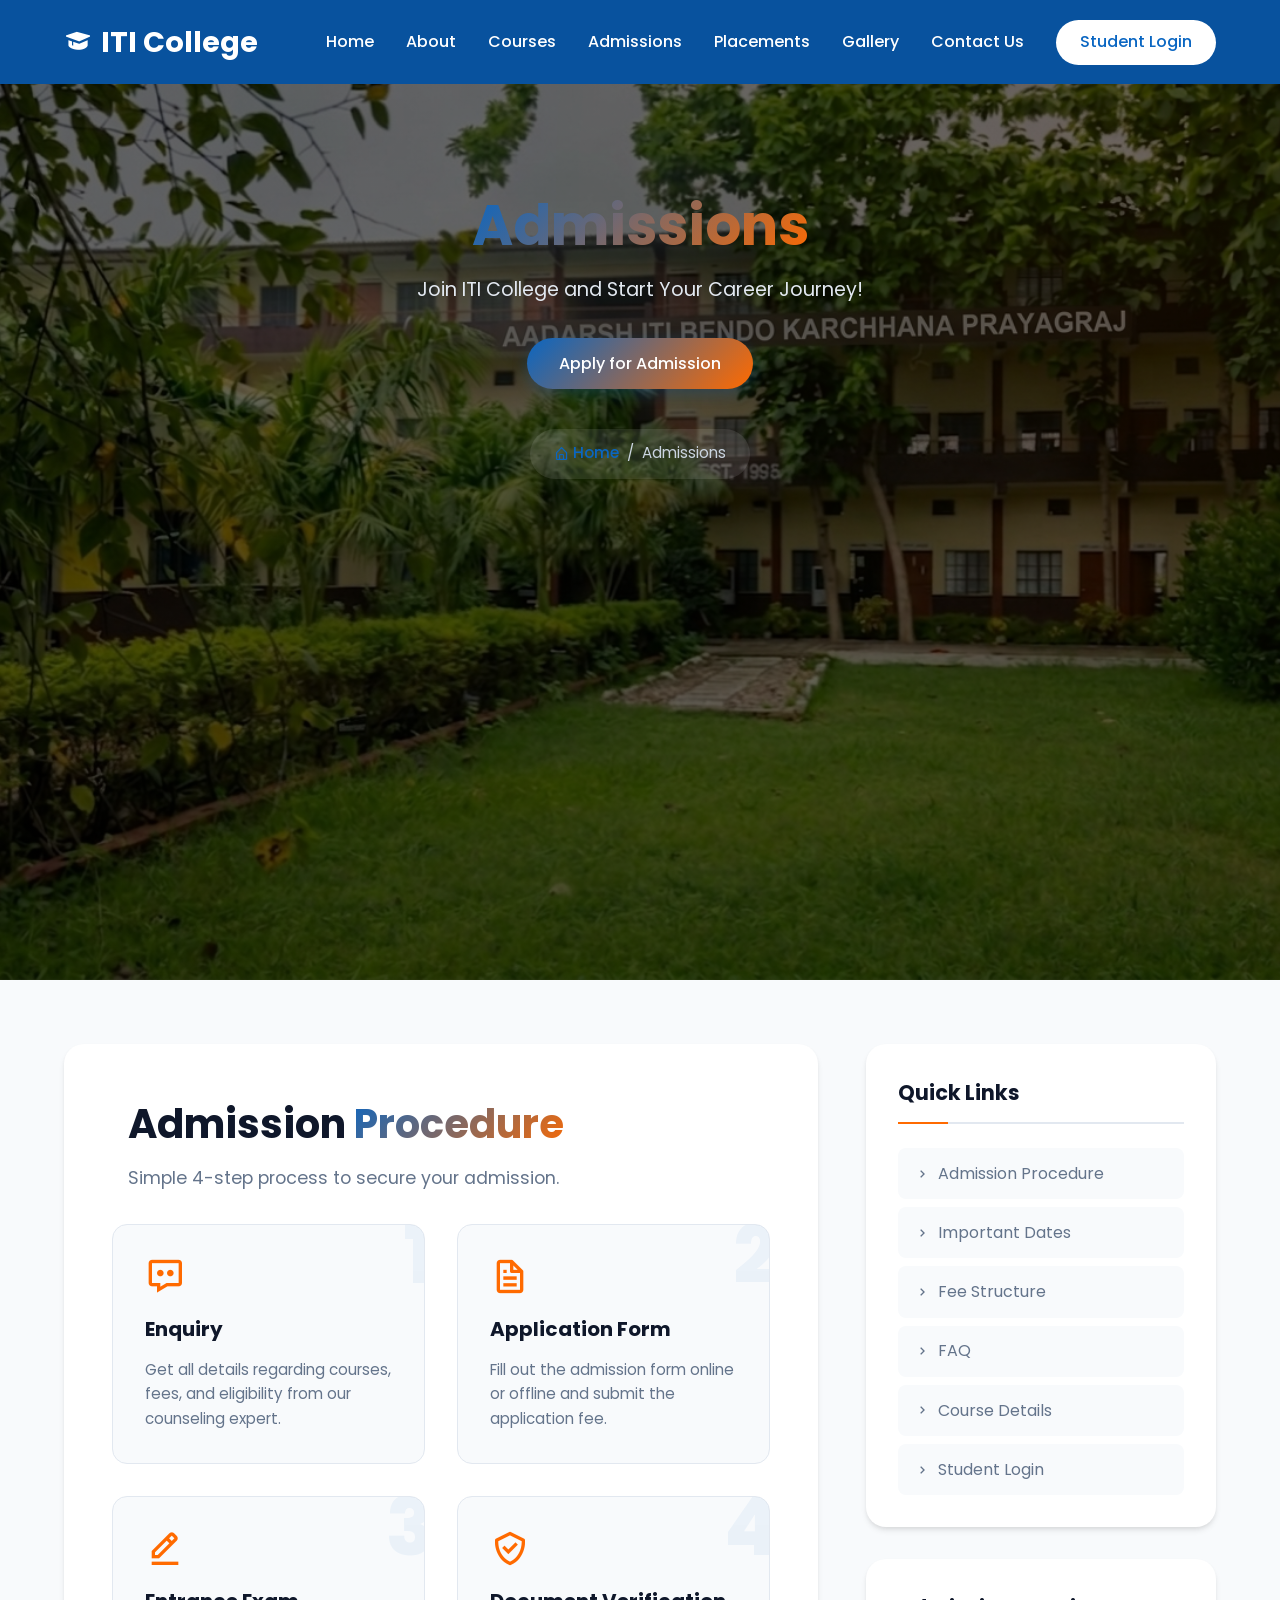
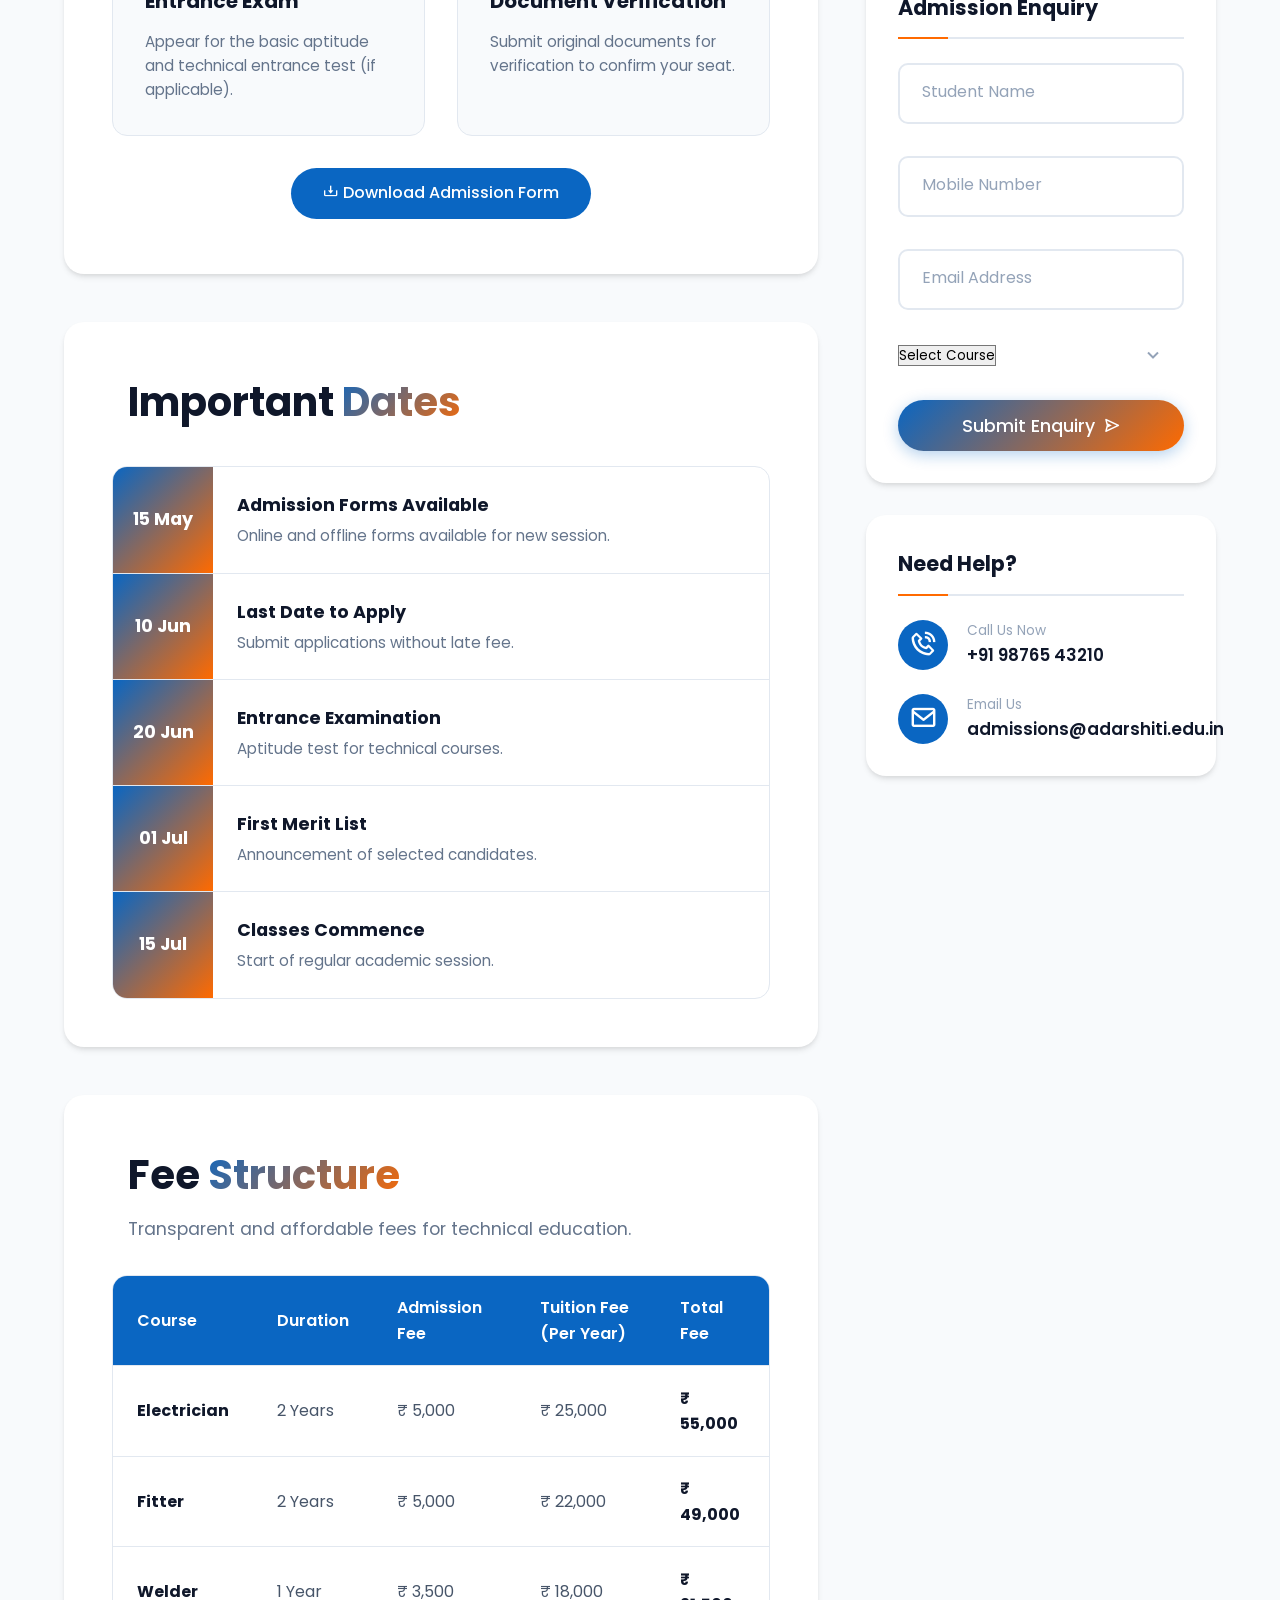
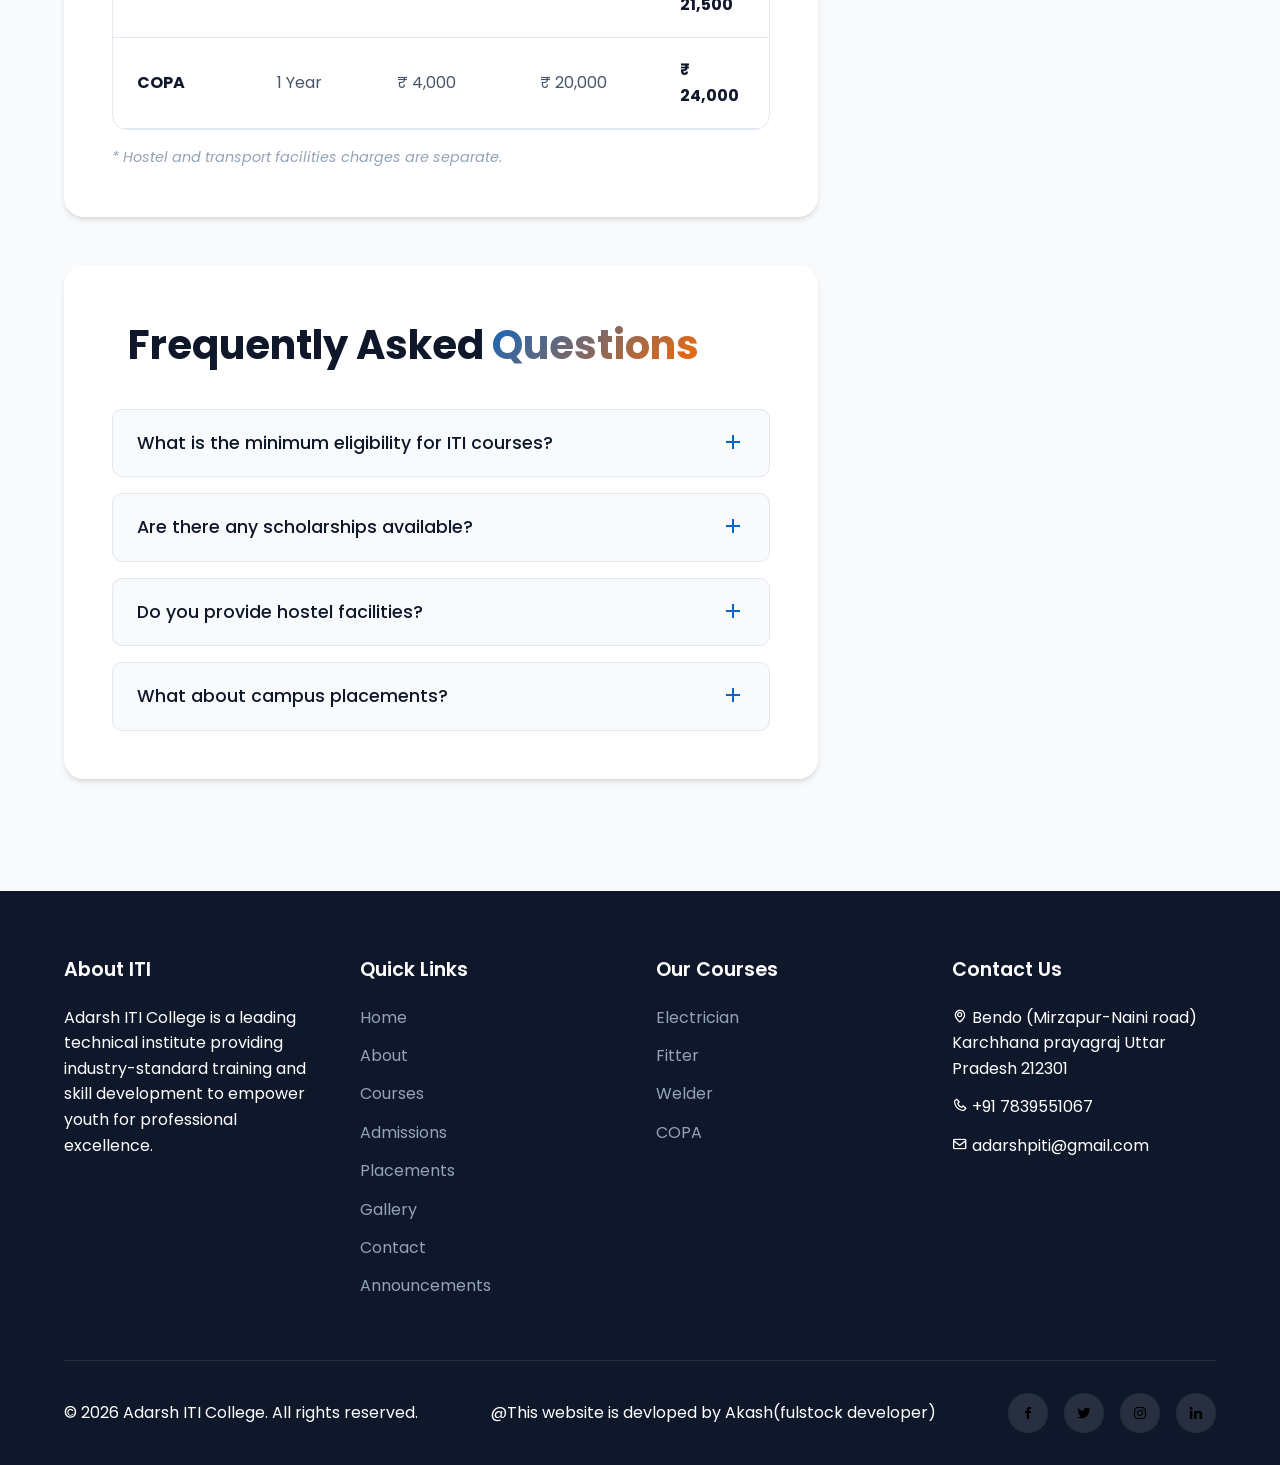
<file: admissions.html>
<!DOCTYPE html>
<html lang="en">
<head>
    <meta charset="UTF-8">
    <meta name="viewport" content="width=device-width, initial-scale=1.0">
    <title>Admissions - Adarsh ITI College</title>
    <meta name="description" content="Admission procedure, fee structure, and important dates for Adarsh ITI College.">
    <!-- Google Fonts -->
    <link href="https://fonts.googleapis.com/css2?family=Poppins:wght@300;400;500;600;700&display=swap" rel="stylesheet">
    <!-- CSS -->
    <link rel="stylesheet" href="style.css">
    <!-- Icons (Boxicons) -->
    <link href='https://unpkg.com/boxicons@2.1.4/css/boxicons.min.css' rel='stylesheet'>
</head>
<body>
    <!-- Navbar -->
    <header class="header" style="background-color: #08529e;">
        <a href="index.html" class="logo">
            <i class='bx bxs-graduation'></i> ITI College
        </a>
        <div class="menu-icon" id="menu-icon"><i class='bx bx-menu'></i></div>
        <nav class="navbar">
            <a href="index.html">Home</a>
            <a href="about.html">About </a>
            <a href="courses.html">Courses</a>
            <a href="admissions.html" class="active">Admissions</a>
            <a href="placements.html" >Placements</a>
            <a href="gallery.html">Gallery</a>
            <a href="contact.html">Contact Us</a>
            <a href="login frame.html" target="_blank" class="btn login-btn">Student Login</a>
        </nav>
    </header>

    <!-- Page Banner / Hero -->
    <section class="page-banner">
        <div class="banner-content fade-up">
            <h1><span class="gradient-text">Admissions</span></h1>
            <p>Join ITI College and Start Your Career Journey!</p>
            <a href="#apply" class="btn primary-btn btn-ripple">Apply for Admission</a>
            
            <!-- Breadcrumb -->
            <div class="breadcrumb">
                <a href="index.html"><i class='bx bx-home-alt'></i> Home</a>
                <span class="separator">/</span>
                <span class="current">Admissions</span>
            </div>
        </div>
    </section>

    <!-- Admissions Layout (Main Content + Sidebar) -->
    <section class="admissions-container">
        <div class="admissions-layout">
            
            <!-- Main Content -->
            <div class="admissions-main">
                
                <!-- Admission Procedure -->
                <div class="content-section" id="procedure">
                    <div class="section-title" style="text-align: left;">
                        <h2>Admission <span class="gradient-text">Procedure</span></h2>
                        <p>Simple 4-step process to secure your admission.</p>
                    </div>
                    
                    <div class="procedure-grid">
                        <div class="procedure-card tilt">
                            <div class="step-num">1</div>
                            <i class='bx bx-message-dots'></i>
                            <h3>Enquiry</h3>
                            <p>Get all details regarding courses, fees, and eligibility from our counseling expert.</p>
                        </div>
                        <div class="procedure-card tilt">
                            <div class="step-num">2</div>
                            <i class='bx bx-file'></i>
                            <h3>Application Form</h3>
                            <p>Fill out the admission form online or offline and submit the application fee.</p>
                        </div>
                        <div class="procedure-card tilt">
                            <div class="step-num">3</div>
                            <i class='bx bx-edit-alt'></i>
                            <h3>Entrance Exam</h3>
                            <p>Appear for the basic aptitude and technical entrance test (if applicable).</p>
                        </div>
                        <div class="procedure-card tilt">
                            <div class="step-num">4</div>
                            <i class='bx bx-check-shield'></i>
                            <h3>Document Verification</h3>
                            <p>Submit original documents for verification to confirm your seat.</p>
                        </div>
                    </div>
                    
                    <div class="action-btn-wrapper">
                        <a href="#" class="btn secondary-btn btn-ripple"><i class='bx bx-download'></i> Download Admission Form</a>
                    </div>
                </div>

                <!-- Important Dates -->
                <div class="content-section" id="dates">
                    <div class="section-title" style="text-align: left;">
                        <h2>Important <span class="gradient-text">Dates</span></h2>
                    </div>
                    
                    <div class="dates-list-box">
                        <ul class="dates-list">
                            <li>
                                <div class="date-badge">15 May</div>
                                <div class="date-info">
                                    <h4>Admission Forms Available</h4>
                                    <p>Online and offline forms available for new session.</p>
                                </div>
                            </li>
                            <li>
                                <div class="date-badge">10 Jun</div>
                                <div class="date-info">
                                    <h4>Last Date to Apply</h4>
                                    <p>Submit applications without late fee.</p>
                                </div>
                            </li>
                            <li>
                                <div class="date-badge">20 Jun</div>
                                <div class="date-info">
                                    <h4>Entrance Examination</h4>
                                    <p>Aptitude test for technical courses.</p>
                                </div>
                            </li>
                            <li>
                                <div class="date-badge">01 Jul</div>
                                <div class="date-info">
                                    <h4>First Merit List</h4>
                                    <p>Announcement of selected candidates.</p>
                                </div>
                            </li>
                            <li>
                                <div class="date-badge">15 Jul</div>
                                <div class="date-info">
                                    <h4>Classes Commence</h4>
                                    <p>Start of regular academic session.</p>
                                </div>
                            </li>
                        </ul>
                    </div>
                </div>

                <!-- Fee Structure -->
                <div class="content-section" id="fees">
                    <div class="section-title" style="text-align: left;">
                        <h2>Fee <span class="gradient-text">Structure</span></h2>
                        <p>Transparent and affordable fees for technical education.</p>
                    </div>
                    
                    <div class="fee-table-wrapper">
                        <table class="fee-table">
                            <thead>
                                <tr>
                                    <th>Course</th>
                                    <th>Duration</th>
                                    <th>Admission Fee</th>
                                    <th>Tuition Fee (Per Year)</th>
                                    <th>Total Fee</th>
                                </tr>
                            </thead>
                            <tbody>
                                <tr>
                                    <td><strong>Electrician</strong></td>
                                    <td>2 Years</td>
                                    <td>₹ 5,000</td>
                                    <td>₹ 25,000</td>
                                    <td><strong>₹ 55,000</strong></td>
                                </tr>
                                <tr>
                                    <td><strong>Fitter</strong></td>
                                    <td>2 Years</td>
                                    <td>₹ 5,000</td>
                                    <td>₹ 22,000</td>
                                    <td><strong>₹ 49,000</strong></td>
                                </tr>
                                <tr>
                                    <td><strong>Welder</strong></td>
                                    <td>1 Year</td>
                                    <td>₹ 3,500</td>
                                    <td>₹ 18,000</td>
                                    <td><strong>₹ 21,500</strong></td>
                                </tr>
                                <tr>
                                    <td><strong>COPA</strong></td>
                                    <td>1 Year</td>
                                    <td>₹ 4,000</td>
                                    <td>₹ 20,000</td>
                                    <td><strong>₹ 24,000</strong></td>
                                </tr>
                            </tbody>
                        </table>
                    </div>
                    <p class="fee-note">* Hostel and transport facilities charges are separate.</p>
                </div>

                <!-- FAQ Section -->
                <div class="content-section" id="faq">
                    <div class="section-title" style="text-align: left;">
                        <h2>Frequently Asked <span class="gradient-text">Questions</span></h2>
                    </div>
                    
                    <div class="faq-accordion">
                        <div class="faq-item">
                            <div class="faq-question">
                                <h3>What is the minimum eligibility for ITI courses?</h3>
                                <i class='bx bx-plus'></i>
                            </div>
                            <div class="faq-answer">
                                <p>The minimum eligibility for most ITI courses like Fitter, Electrician, and Welder is passing the 10th standard board examination with Mathematics and Science. Some courses may allow 8th pass candidates.</p>
                            </div>
                        </div>
                        <div class="faq-item">
                            <div class="faq-question">
                                <h3>Are there any scholarships available?</h3>
                                <i class='bx bx-plus'></i>
                            </div>
                            <div class="faq-answer">
                                <p>Yes, we offer scholarships based on merit and financial need. State government scholarships for SC/ST/OBC and minority students are also applicable as per government norms.</p>
                            </div>
                        </div>
                        <div class="faq-item">
                            <div class="faq-question">
                                <h3>Do you provide hostel facilities?</h3>
                                <i class='bx bx-plus'></i>
                            </div>
                            <div class="faq-answer">
                                <p>Yes, we have separate hostel facilities for boys and girls with 24/7 security, WiFi, and mess facilities. Limited seats are available on a first-come, first-served basis.</p>
                            </div>
                        </div>
                        <div class="faq-item">
                            <div class="faq-question">
                                <h3>What about campus placements?</h3>
                                <i class='bx bx-plus'></i>
                            </div>
                            <div class="faq-answer">
                                <p>We offer 100% placement assistance. Our dedicated placement cell organizes campus drives with top manufacturing and tech companies like Tata Motors, Maruti Suzuki, L&T, and Siemens.</p>
                            </div>
                        </div>
                    </div>
                </div>

            </div>

            <!-- Sidebar -->
            <div class="admissions-sidebar">
                
                <!-- Quick Links -->
                <div class="sidebar-widget quick-links">
                    <h3>Quick Links</h3>
                    <ul>
                        <li><a href="#procedure"><i class='bx bx-chevron-right'></i> Admission Procedure</a></li>
                        <li><a href="#dates"><i class='bx bx-chevron-right'></i> Important Dates</a></li>
                        <li><a href="#fees"><i class='bx bx-chevron-right'></i> Fee Structure</a></li>
                        <li><a href="#faq"><i class='bx bx-chevron-right'></i> FAQ</a></li>
                        <li><a href="index.html#courses"><i class='bx bx-chevron-right'></i> Course Details</a></li>
                        <li><a href="login frame.html"><i class='bx bx-chevron-right'></i> Student Login</a></li>
                    </ul>
                </div>

                <!-- Enquiry Form -->
                <div class="sidebar-widget enquiry-widget" id="apply">
                    <h3>Admission Enquiry</h3>
                    <form id="enquiryForm" class="sidebar-form">
                        <div class="input-group">
                            <input type="text" id="enq-name" placeholder=" " required class="neon-input">
                            <label for="enq-name">Student Name</label>
                        </div>
                        <div class="input-group">
                            <input type="tel" id="enq-phone" placeholder=" " required class="neon-input">
                            <label for="enq-phone">Mobile Number</label>
                        </div>
                        <div class="input-group">
                            <input type="email" id="enq-email" placeholder=" " required class="neon-input">
                            <label for="enq-email">Email Address</label>
                        </div>
                        <div class="input-group select-group">
                            <select id="enq-course" required class="neon-input">
                                <option value="" disabled selected>Select Course</option>
                                <option value="electrician">Electrician</option>
                                <option value="fitter">Fitter</option>
                                <option value="welder">Welder</option>
                                <option value="copa">COPA</option>
                            </select>
                            <i class='bx bx-chevron-down select-icon'></i>
                        </div>
                        <button type="submit" class="btn primary-btn submit-btn btn-ripple" style="padding: 0.8rem 1rem;">Submit Enquiry <i class='bx bx-send'></i></button>
                        <div class="success-message" id="enqSuccessMsg" style="display: none; color: #28a745; margin-top: 10px; font-weight: 500; font-size: 0.9rem;">
                            Enquiry submitted successfully!
                        </div>
                    </form>
                </div>

                <!-- Contact Info Widget -->
                <div class="sidebar-widget contact-widget">
                    <h3>Need Help?</h3>
                    <div class="contact-item">
                        <i class='bx bx-phone-call'></i>
                        <div>
                            <span>Call Us Now</span>
                            <p>+91 98765 43210</p>
                        </div>
                    </div>
                    <div class="contact-item">
                        <i class='bx bx-envelope'></i>
                        <div>
                            <span>Email Us</span>
                            <p>admissions@adarshiti.edu.in</p>
                        </div>
                    </div>
                </div>

            </div>
        </div>
    </section>

    <!-- Footer -->
    <!-- Footer -->
    <footer class="footer">
        <div class="footer-grid">
            <div class="footer-column">
                <h3>About ITI</h3>
                <p>Adarsh ITI College is a leading technical institute providing industry-standard training and skill development to empower youth for professional excellence.</p>
            </div>
            <div class="footer-column">
                <h3>Quick Links</h3>
                <ul>
                    <li><a href="index.html">Home</a></li>
                    <li><a href="about.html">About</a></li>
                    <li><a href="courses.html">Courses</a></li>
                    <li><a href="admissions.html">Admissions</a></li>
                    <li><a href="placements.html">Placements</a></li>
                    <li><a href="gallery.html">Gallery</a></li>
                    <li><a href="contact.html">Contact</a></li>
                    <li><a href="announcement.html">Announcements</a></li>
                </ul>
            </div>
            <div class="footer-column">
                <h3>Our Courses</h3>
                <ul>
                    <li><a href="courses.html">Electrician</a></li>
                    <li><a href="courses.html">Fitter</a></li>
                    <li><a href="courses.html">Welder</a></li>
                    <li><a href="courses.html">COPA</a></li>
                </ul>
            </div>
            <div class="footer-column">
                <h3>Contact Us</h3>
                 <ul class="footer-contact-info">
                      <li><i class='bx bx-map'></i> Bendo (Mirzapur-Naini road) Karchhana prayagraj Uttar Pradesh 212301</li>
                      <li><i class='bx bx-phone'></i> +91 7839551067</li>
                      <li><i class='bx bx-envelope'></i> adarshpiti@gmail.com</li>
                </ul>
            </div>
        </div>
        <hr style="border: 0; border-top: 1px solid rgba(255,255,255,0.1); margin-bottom: 2rem;">
        <div class="footer-bottom">
            <p>&copy; 2026 Adarsh ITI College. All rights reserved.</p>
                <p>@This website is devloped by Akash(fulstock developer) </p>
            <div class="social-links">
                <a href="#"><i class='bx bxl-facebook'></i></a>
                <a href="#"><i class='bx bxl-twitter'></i></a>
                <a href="#"><i class='bx bxl-instagram'></i></a>
                <a href="#"><i class='bx bxl-linkedin'></i></a>
            </div>
        </div>
    </footer>

    <!-- JS -->
    <script src="script.js"></script>
    <script>
        // Additional Script for FAQ Accordion
        document.addEventListener('DOMContentLoaded', () => {
            const faqItems = document.querySelectorAll('.faq-item');
            
            faqItems.forEach(item => {
                const question = item.querySelector('.faq-question');
                question.addEventListener('click', () => {
                    const isActive = item.classList.contains('active');
                    
                    // Close all other items
                    faqItems.forEach(otherItem => {
                        otherItem.classList.remove('active');
                        // Reset icon
                        const icon = otherItem.querySelector('i');
                        icon.classList.replace('bx-minus', 'bx-plus');
                    });
                    
                    // Toggle current item
                    if (!isActive) {
                        item.classList.add('active');
                        const icon = item.querySelector('i');
                        icon.classList.replace('bx-plus', 'bx-minus');
                    }
                });
            });

            // Enquiry Form Submit logic
            const enquiryForm = document.getElementById('enquiryForm');
            if (enquiryForm) {
                enquiryForm.addEventListener('submit', function(e) {
                    e.preventDefault();
                    document.getElementById('enqSuccessMsg').style.display = 'block';
                    enquiryForm.reset();
                    setTimeout(() => {
                        document.getElementById('enqSuccessMsg').style.display = 'none';
                    }, 4000);
                });
            }
        });
    </script>
</body>
</html>
</file>
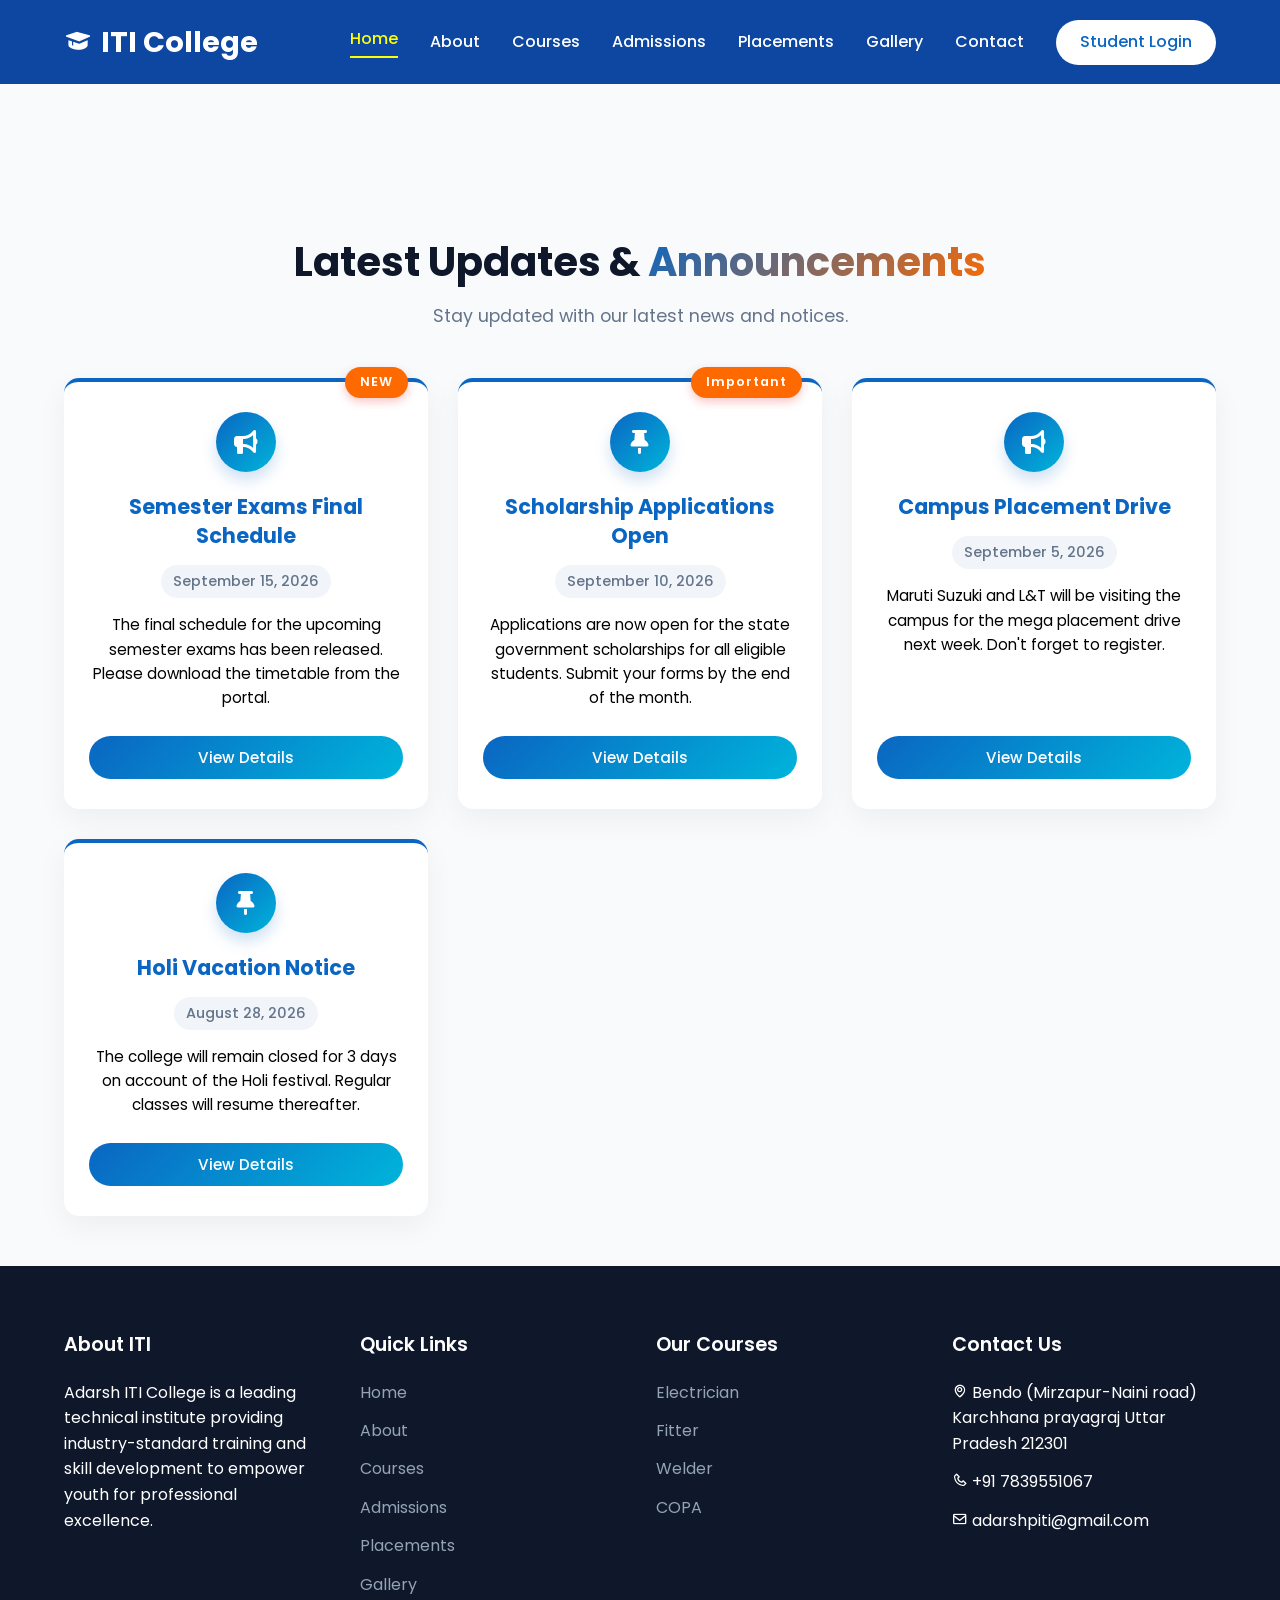
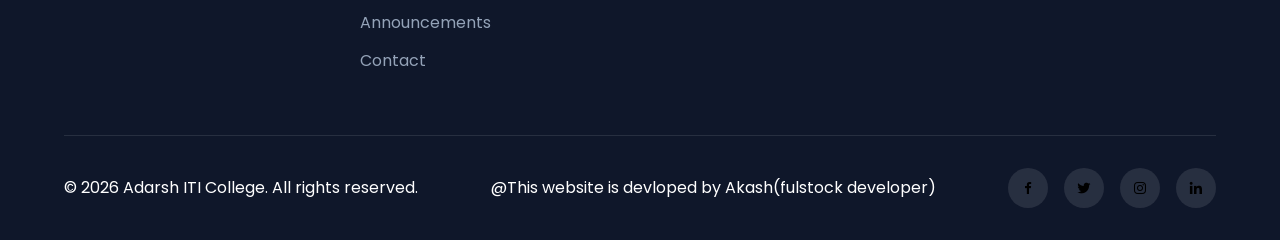
<file: announcement.html>
<!DOCTYPE html>
<html lang="en">

<head>
    <meta charset="UTF-8">
    <meta name="viewport" content="width=device-width, initial-scale=1.0">
    <title>Announcements | ITI College</title>
    <!-- Google Fonts -->
    <link href="https://fonts.googleapis.com/css2?family=Poppins:wght@300;400;500;600;700&display=swap"
        rel="stylesheet">
    <!-- Boxicons -->
    <link href='https://unpkg.com/boxicons@2.1.4/css/boxicons.min.css' rel='stylesheet'>
    <!-- Font Awesome -->
    <link rel="stylesheet" href="https://cdnjs.cloudflare.com/ajax/libs/font-awesome/6.5.0/css/all.min.css">
    <!-- CSS -->
    <link rel="stylesheet" href="style.css">
    <script src="script.js" defer></script>
</head>

<body>
    <!-- Navbar -->
    <header class="header">
        <a href="index.html" class="logo">
            <i class='bx bxs-graduation'></i> ITI College
        </a>
        <div class="menu-icon" id="menu-icon"><i class='bx bx-menu'></i></div>
        <nav class="navbar">
            <a href="index.html" class="nav-link">Home</a>
            <a href="about.html" class="nav-link">About</a>
            <a href="courses.html" class="nav-link">Courses</a>
            <a href="admissions.html" class="nav-link">Admissions</a>
            <a href="placements.html" class="nav-link">Placements</a>
            <a href="gallery.html" class="nav-link">Gallery</a>
            <a href="contact.html" class="nav-link">Contact</a>
            <a href="login frame.html" target="_blank" class="btn login-btn">Student Login</a>
        </nav>
    </header>

    <!-- Announcement Section -->
    <section class="announcements-page">
        <div class="section-title">
            <h2>Latest Updates &amp; <span class="gradient-text">Announcements</span></h2>
            <p>Stay updated with our latest news and notices.</p>
        </div>

        <div class="ann-container">
            <!-- Card 1 -->
            <div class="ann-card">
                <div class="ann-badge">NEW</div>
                <div class="ann-icon"><i class="fa-solid fa-bullhorn"></i></div>
                <h3>Semester Exams Final Schedule</h3>
                <span class="ann-date">September 15, 2026</span>
                <p>The final schedule for the upcoming semester exams has been released. Please download the timetable
                    from the portal.</p>
                <button class="ann-btn">View Details</button>
            </div>

            <!-- Card 2 -->
            <div class="ann-card">
                <div class="ann-badge">Important</div>
                <div class="ann-icon"><i class="fa-solid fa-thumbtack"></i></div>
                <h3>Scholarship Applications Open</h3>
                <span class="ann-date">September 10, 2026</span>
                <p>Applications are now open for the state government scholarships for all eligible students. Submit
                    your forms by the end of the month.</p>
                <button class="ann-btn">View Details</button>
            </div>

            <!-- Card 3 -->
            <div class="ann-card">
                <div class="ann-icon"><i class="fa-solid fa-bullhorn"></i></div>
                <h3>Campus Placement Drive</h3>
                <span class="ann-date">September 5, 2026</span>
                <p>Maruti Suzuki and L&T will be visiting the campus for the mega placement drive next week. Don't
                    forget to register.</p>
                <button class="ann-btn">View Details</button>
            </div>

            <!-- Card 4 -->
            <div class="ann-card">
                <div class="ann-icon"><i class="fa-solid fa-thumbtack"></i></div>
                <h3>Holi Vacation Notice</h3>
                <span class="ann-date">August 28, 2026</span>
                <p>The college will remain closed for 3 days on account of the Holi festival. Regular classes will
                    resume thereafter.</p>
                <button class="ann-btn">View Details</button>
            </div>
        </div>
    </section>

    <!-- Footer -->
    <footer class="footer">
        <div class="footer-grid">
            <div class="footer-column">
                <h3>About ITI</h3>
                <p>Adarsh ITI College is a leading technical institute providing industry-standard training and skill
                    development to empower youth for professional excellence.</p>
            </div>
            <div class="footer-column">
                <h3>Quick Links</h3>
                <ul>
                    <li><a href="index.html">Home</a></li>
                    <li><a href="about.html">About</a></li>
                    <li><a href="courses.html">Courses</a></li>
                    <li><a href="admissions.html">Admissions</a></li>
                    <li><a href="placements.html">Placements</a></li>
                    <li><a href="gallery.html">Gallery</a></li>
                  <li><a href="announcement.html">Announcements</a></li>
                    <li><a href="contact.html">Contact</a></li>
                </ul>
            </div>
            <div class="footer-column">
                <h3>Our Courses</h3>
                <ul>
                    <li><a href="courses.html">Electrician</a></li>
                    <li><a href="courses.html">Fitter</a></li>
                    <li><a href="courses.html">Welder</a></li>
                    <li><a href="courses.html">COPA</a></li>
                </ul>
            </div>
            <div class="footer-column">
                <h3>Contact Us</h3>
                <ul class="footer-contact-info">
                    <li><i class='bx bx-map'></i> Bendo (Mirzapur-Naini road) Karchhana prayagraj Uttar Pradesh 212301
                    </li>
                    <li><i class='bx bx-phone'></i> +91 7839551067</li>
                    <li><i class='bx bx-envelope'></i> adarshpiti@gmail.com</li>
                </ul>
            </div>
        </div>
        <hr style="border: 0; border-top: 1px solid rgba(255,255,255,0.1); margin-bottom: 2rem;">
        <div class="footer-bottom">
            <p>&copy; 2026 Adarsh ITI College. All rights reserved.</p>
            <p>@This website is devloped by Akash(fulstock developer) </p>

            <div class="social-links">
                <a href="#"><i class='bx bxl-facebook'></i></a>
                <a href="#"><i class='bx bxl-twitter'></i></a>
                <a href="#"><i class='bx bxl-instagram'></i></a>
                <a href="#"><i class='bx bxl-linkedin'></i></a>
            </div>
        </div>
    </footer>
</body>

</html>
</file>
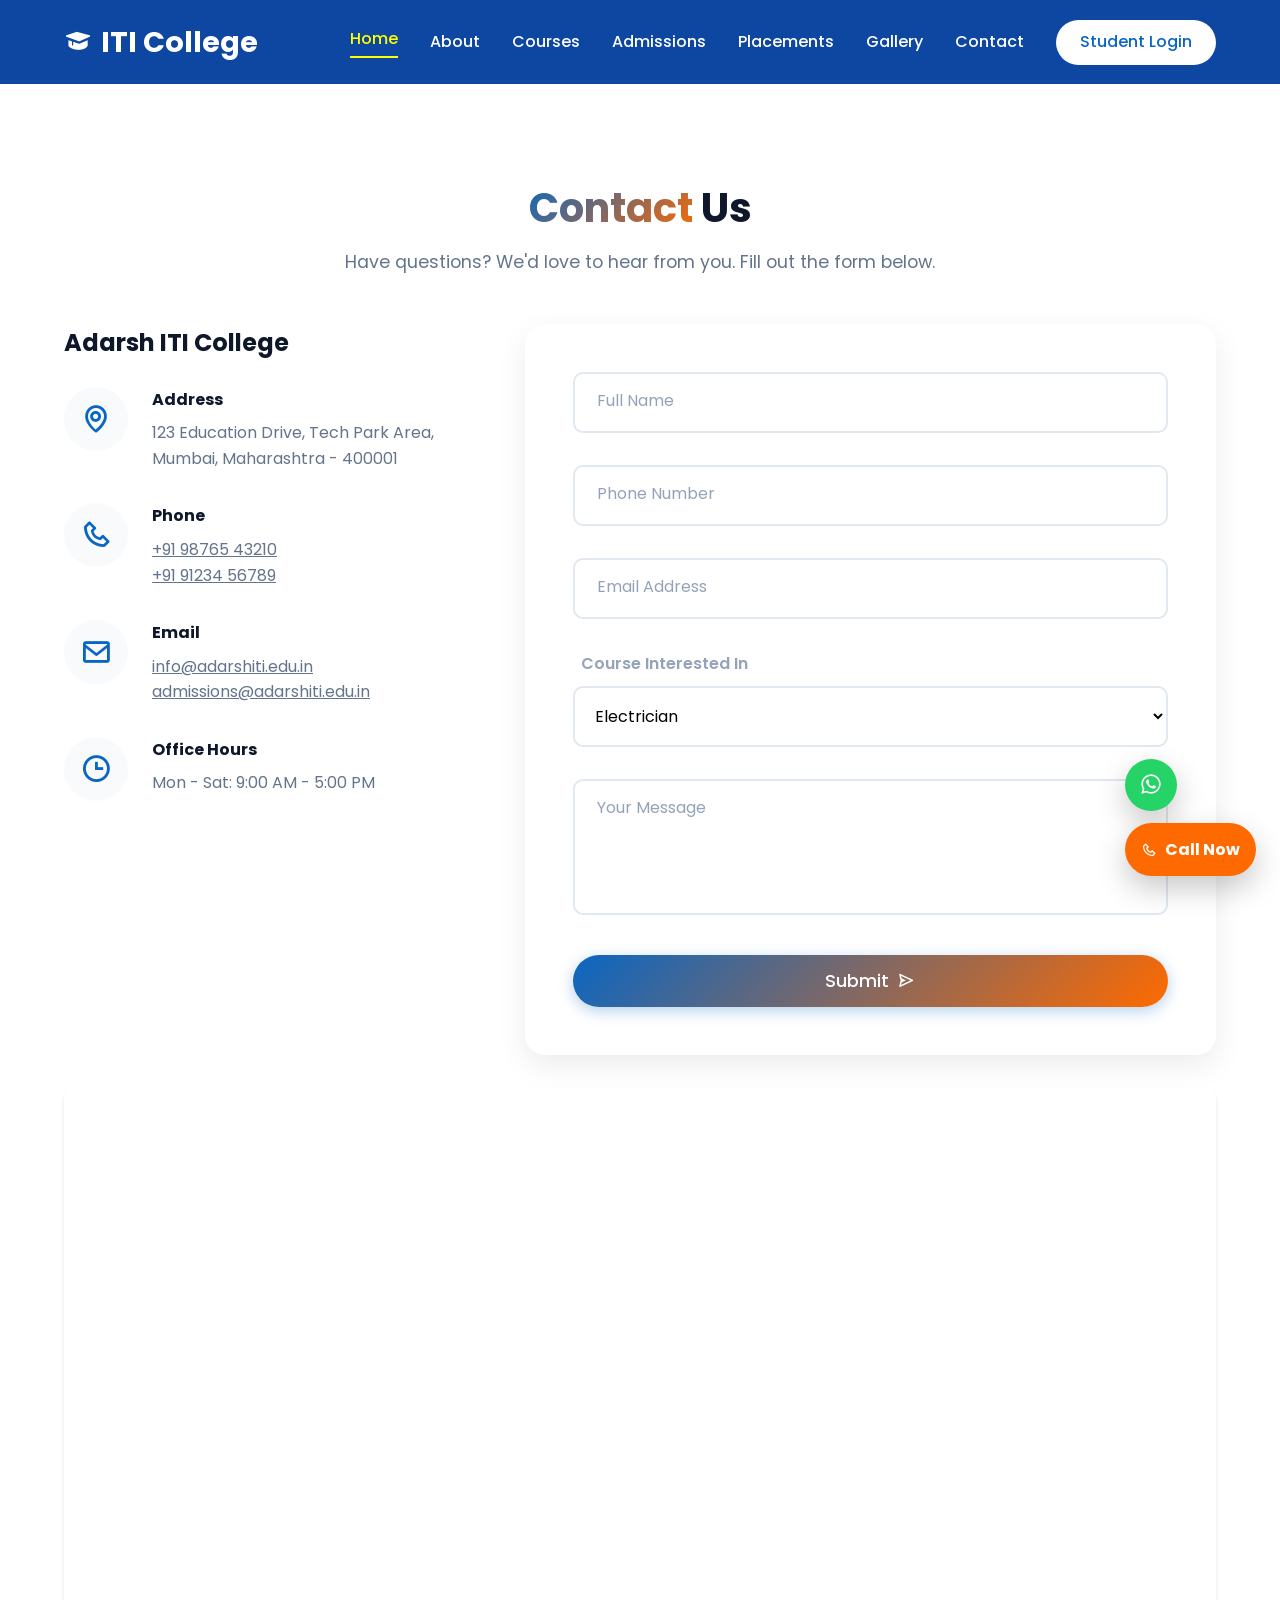
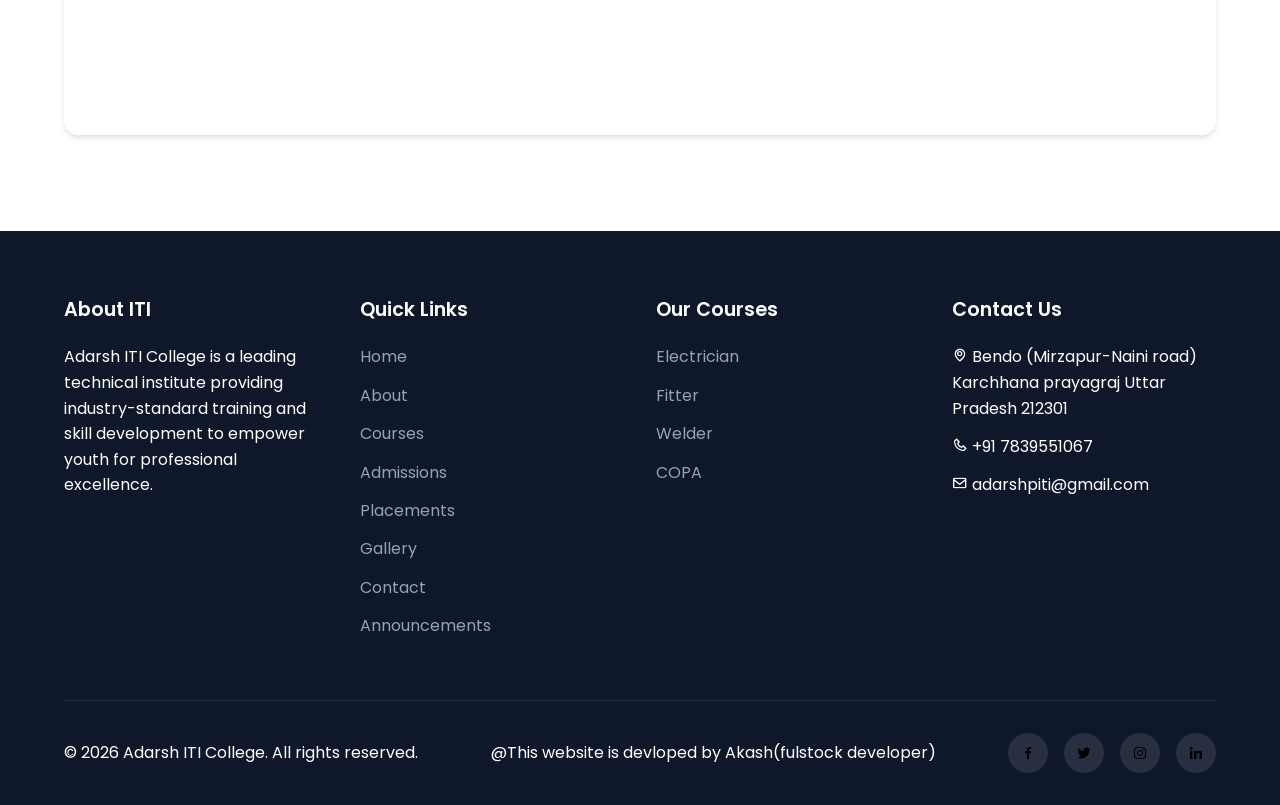
<file: contact.html>
<!DOCTYPE html>
<html lang="en">
<head>
    <meta charset="UTF-8">
    <meta name="viewport" content="width=device-width, initial-scale=1.0">
    <title>Contact - Adarsh ITI College</title>
    <meta name="description" content="Get in touch with Adarsh ITI College for admissions, courses, and campus information.">

    <!-- Google Fonts -->
    <link href="https://fonts.googleapis.com/css2?family=Poppins:wght@300;400;500;600;700&display=swap" rel="stylesheet">

    <!-- CSS -->
    <link rel="stylesheet" href="style.css">

    <!-- Icons (Boxicons) -->
    <link href='https://unpkg.com/boxicons@2.1.4/css/boxicons.min.css' rel='stylesheet'>

    <style>
        /* Page-scoped helpers only (no changes to your global style.css) */
        .contact-map {
            position: relative;
            width: 100%;
            padding-top: 56.25%; /* 16:9 ratio */
            border-radius: 14px;
            overflow: hidden;
            box-shadow: var(--shadow);
            margin-top: 2rem;
        }
        .contact-map iframe {
            position: absolute;
            top: 0;
            left: 0;
            width: 100%;
            height: 100%;
            border: 0;
        }
        .contact-floats {
            position: fixed;
            right: 18px;
            bottom: 18px;
            z-index: 4000;
            display: flex;
            flex-direction: column;
            gap: 12px;
        }
        .contact-whatsapp-float,
        .contact-call-float {
            border-radius: 999px;
            display: inline-flex;
            align-items: center;
            justify-content: center;
            text-decoration: none;
            box-shadow: 0 12px 30px rgba(0,0,0,0.22);
            transition: transform 0.2s ease;
        }
        .contact-whatsapp-float i {
            font-size: 1.6rem;
        }
        .contact-call-float {
            padding: 0.85rem 1rem;
            gap: 0.5rem;
            color: white;
            font-weight: 700;
        }
        .contact-whatsapp-float:hover,
        .contact-call-float:hover {
            transform: translateY(-3px);
        }
        .contact-course-select {
            width: 100%;
            padding: 1rem;
            border: 2px solid #e2e8f0;
            border-radius: 10px;
            background: transparent;
            font-size: 1rem;
            color: var(--dark-text);
            outline: none;
        }
        .contact-course-select:focus {
            border-color: var(--primary-blue);
            box-shadow: 0 0 15px var(--neon-blue), inset 0 0 5px var(--neon-blue);
        }
        @media (min-width: 768px) {
            .contact-floats {
                right: 24px;
                bottom: 24px;
            }
        }
    </style>
</head>

<body>
    <!-- Navbar -->
    <header class="header">
        <a href="#" class="logo">
            <i class='bx bxs-graduation'></i> ITI College
        </a>
        <div class="menu-icon" id="menu-icon"><i class='bx bx-menu'></i></div>
        <nav class="navbar">
            <a href="index.html" class="nav-link">Home</a>
            <a href="about.html" class="nav-link">About</a>
            <a href="courses.html" class="nav-link">Courses</a>
            <a href="admissions.html" class="nav-link">Admissions</a>
            <a href="placements.html" class="nav-link">Placements</a>
            <a href="gallery.html" class="nav-link">Gallery</a>
            <a href="contact.html" class="nav-link">Contact</a>
            <a href="login frame.html" target="_blank" class="btn login-btn">Student Login</a>
        </nav>
    </header>

    <!-- Contact Section -->
    <section id="contact" class="contact scroll-reveal">
        <div class="section-title">
            <h2><span class="gradient-text">Contact</span> Us</h2>
            <p>Have questions? We'd love to hear from you. Fill out the form below.</p>
        </div>

        <div class="contact-container">
            <!-- Contact Info -->
            <div class="contact-info">
                <h3 style="color: var(--dark-bg); font-size: 1.5rem; margin-bottom: 1.5rem;">Adarsh ITI College</h3>

                <div class="info-item">
                    <i class='bx bx-map'></i>
                    <div>
                        <h4>Address</h4>
                        <p>123 Education Drive, Tech Park Area,<br> Mumbai, Maharashtra - 400001</p>
                    </div>
                </div>

                <div class="info-item">
                    <i class='bx bx-phone'></i>
                    <div>
                        <h4>Phone</h4>
                        <p>
                            <a href="tel:+919876543210" style="color: inherit; text-decoration: underline;">
                                +91 98765 43210
                            </a>
                            <br>
                            <a href="tel:+919123456789" style="color: inherit; text-decoration: underline;">
                                +91 91234 56789
                            </a>
                        </p>
                    </div>
                </div>

                <div class="info-item">
                    <i class='bx bx-envelope'></i>
                    <div>
                        <h4>Email</h4>
                        <p>
                            <a href="mailto:info@adarshiti.edu.in" style="color: inherit; text-decoration: underline;">
                                info@adarshiti.edu.in
                            </a>
                            <br>
                            <a href="mailto:admissions@adarshiti.edu.in" style="color: inherit; text-decoration: underline;">
                                admissions@adarshiti.edu.in
                            </a>
                        </p>
                    </div>
                </div>

                <div class="info-item">
                    <i class='bx bx-time'></i>
                    <div>
                        <h4>Office Hours</h4>
                        <p>Mon - Sat: 9:00 AM - 5:00 PM</p>
                    </div>
                </div>
            </div>

            <!-- Contact Form -->
            <div class="contact-form">
                <form id="contactForm">
                    <div class="input-group">
                        <input type="text" id="name" placeholder=" " required>
                        <label for="name">Full Name</label>
                    </div>

                    <div class="input-group">
                        <input type="tel" id="phone" placeholder=" " required>
                        <label for="phone">Phone Number</label>
                    </div>

                    <div class="input-group">
                        <input type="email" id="email" placeholder=" " required>
                        <label for="email">Email Address</label>
                    </div>

                    <div class="input-group">
                        <label for="course" style="position: static; display: block; margin-bottom: 0.6rem; color: #94a3b8; font-weight: 600;">
                            Course Interested In
                        </label>
                        <select id="course" class="contact-course-select">
                            <option value="electrician">Electrician</option>
                            <option value="fitter">Fitter</option>
                            <option value="welder">Welder</option>
                            <option value="copa">COPA</option>
                            <option value="others">Other</option>
                        </select>
                    </div>

                    <div class="input-group">
                        <textarea id="message" rows="4" placeholder=" "></textarea>
                        <label for="message">Your Message</label>
                    </div>

                    <button type="submit" class="btn primary-btn submit-btn btn-ripple">
                        Submit <i class='bx bx-send'></i>
                    </button>

                    <div class="success-message" id="successMsg" style="display: none; color: #28a745; margin-top: 15px; font-weight: 500;">
                        Message sent successfully!
                    </div>
                </form>
            </div>
        </div>

        <!-- Google Map -->
        <div class="contact-map" aria-label="Google map location">
            <iframe
                loading="lazy"
                src="https://www.google.com/maps?q=Mumbai%20University&output=embed"
                referrerpolicy="no-referrer-when-downgrade">
            </iframe>
        </div>
    </section>

    <!-- Floating Buttons -->
    <div class="contact-floats" aria-hidden="false">
        <a
            class="contact-whatsapp-float"
            href="https://wa.me/919876543210?text=Hello%20Adarsh%20ITI%20College%2C%20I%20need%20information%20about%20admissions."
            target="_blank"
            rel="noopener noreferrer"
            style="width: 52px; height: 52px; background: #25D366; color: white;">
            <i class='bx bxl-whatsapp'></i>
        </a>

        <a
            class="contact-call-float"
            href="tel:+919876543210"
            style="background: var(--primary-orange); width: fit-content;">
            <i class='bx bx-phone'></i>
            <span>Call Now</span>
        </a>
    </div>

    <!-- Footer -->
    <!-- Footer -->
    <footer class="footer">
        <div class="footer-grid">
            <div class="footer-column">
                <h3>About ITI</h3>
                <p>Adarsh ITI College is a leading technical institute providing industry-standard training and skill development to empower youth for professional excellence.</p>
            </div>
            <div class="footer-column">
                <h3>Quick Links</h3>
                <ul>
                    <li><a href="index.html">Home</a></li>
                    <li><a href="about.html">About</a></li>
                    <li><a href="courses.html">Courses</a></li>
                    <li><a href="admissions.html">Admissions</a></li>
                    <li><a href="placements.html">Placements</a></li>
                    <li><a href="gallery.html">Gallery</a></li>
                    <li><a href="contact.html">Contact</a></li>
                     <li><a href="announcement.html">Announcements</a></li>
                </ul>
            </div>
            <div class="footer-column">
                <h3>Our Courses</h3>
                <ul>
                    <li><a href="courses.html">Electrician</a></li>
                    <li><a href="courses.html">Fitter</a></li>
                    <li><a href="courses.html">Welder</a></li>
                    <li><a href="courses.html">COPA</a></li>
                </ul>
            </div>
            <div class="footer-column">
                <h3>Contact Us</h3>
                 <ul class="footer-contact-info">
                    <li><i class='bx bx-map'></i> Bendo (Mirzapur-Naini road) Karchhana prayagraj Uttar Pradesh 212301</li>
                    <li><i class='bx bx-phone'></i> +91 7839551067</li>
                    <li><i class='bx bx-envelope'></i> adarshpiti@gmail.com</li>
                </ul> 
            </div>
        </div>
        <hr style="border: 0; border-top: 1px solid rgba(255,255,255,0.1); margin-bottom: 2rem;">
        <div class="footer-bottom">
            <p>&copy; 2026 Adarsh ITI College. All rights reserved.</p>
            <p>@This website is devloped by Akash(fulstock developer) </p>
            <div class="social-links">
                <a href="#"><i class='bx bxl-facebook'></i></a>
                <a href="#"><i class='bx bxl-twitter'></i></a>
                <a href="#"><i class='bx bxl-instagram'></i></a>
                <a href="#"><i class='bx bxl-linkedin'></i></a>
            </div>
        </div>
    </footer>

    <!-- JS -->
    <script src="script.js"></script>
</body>
</html>
</file>
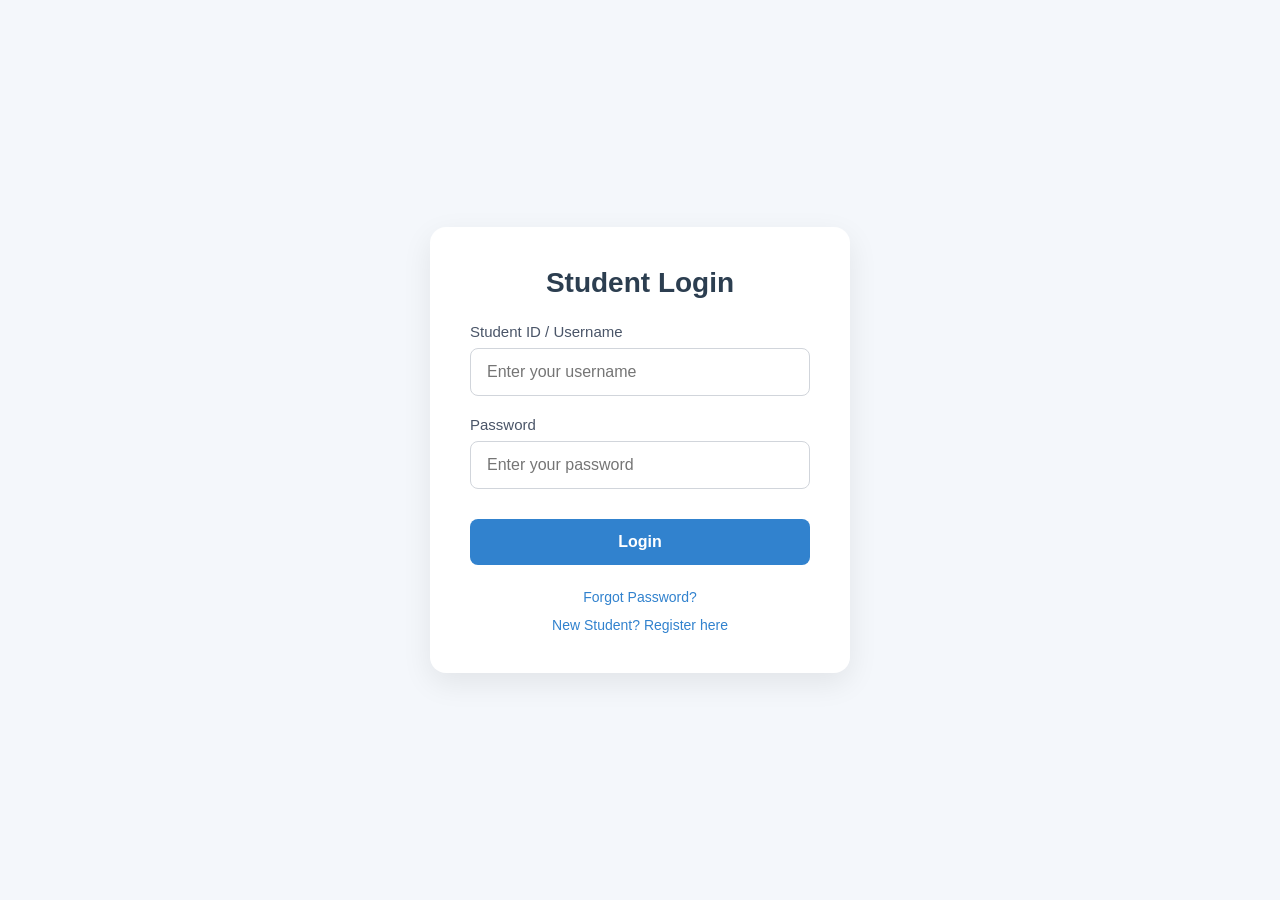
<file: login frame.html>
<!DOCTYPE html>
<html lang="en">

<head>
    <meta charset="UTF-8">
    <meta name="viewport" content="width=device-width, initial-scale=1.0">
    <title>Student Login</title>
    <style>
        /* CSS Reset and Basic Setup */
        * {
            box-sizing: border-box;
            margin: 0;
            padding: 0;
            font-family: 'Segoe UI', Tahoma, Geneva, Verdana, sans-serif;
        }

        body {
            /* Light gray background matching a child-friendly/clean design */
            background-color: #f4f7fb;
            display: flex;
            justify-content: center;
            align-items: center;
            height: 100vh;
        }

        /* Login Box Styles */
        .login-container {
            background-color: #ffffff;
            padding: 40px;
            border-radius: 16px;
            box-shadow: 0 10px 30px rgba(0, 0, 0, 0.08);
            width: 100%;
            max-width: 420px;
        }

        .login-container h2 {
            text-align: center;
            color: #2c3e50;
            margin-bottom: 24px;
            font-size: 28px;
            font-weight: 600;
        }

        /* Message Styles */
        .message {
            padding: 12px;
            border-radius: 8px;
            margin-bottom: 20px;
            font-size: 14px;
            text-align: center;
            display: none;
        }

        .error {
            color: #d9534f;
            background-color: #fdf7f7;
            border: 1px solid #ebccd1;
        }

        .success {
            color: #3c763d;
            background-color: #dff0d8;
            border: 1px solid #d6e9c6;
        }

        /* Form Inputs */
        .input-group {
            margin-bottom: 20px;
        }

        .input-group label {
            display: block;
            margin-bottom: 8px;
            color: #4a5568;
            font-weight: 500;
            font-size: 15px;
        }

        .input-group input {
            width: 100%;
            padding: 14px 16px;
            border: 1px solid #d1d5db;
            border-radius: 8px;
            font-size: 16px;
            transition: all 0.3s ease;
            color: #2d3748;
        }

        .input-group input:focus {
            outline: none;
            border-color: #3182ce;
            box-shadow: 0 0 0 3px rgba(49, 130, 206, 0.15);
        }

        /* Button */
        button[type="submit"] {
            width: 100%;
            padding: 14px;
            background-color: #3182ce;
            /* Primary Blue */
            color: white;
            border: none;
            border-radius: 8px;
            font-size: 16px;
            font-weight: 600;
            cursor: pointer;
            transition: background-color 0.3s ease, transform 0.1s ease;
            margin-top: 10px;
            margin-bottom: 24px;
        }

        button[type="submit"]:hover {
            background-color: #2b6cb0;
        }

        button[type="submit"]:active {
            transform: scale(0.98);
        }

        /* Links */
        .links {
            display: flex;
            flex-direction: column;
            gap: 12px;
            text-align: center;
        }

        .links a {
            color: #3182ce;
            text-decoration: none;
            font-size: 14px;
            font-weight: 500;
            transition: color 0.3s ease;
        }

        .links a:hover {
            color: #2b6cb0;
            text-decoration: underline;
        }
    </style>
</head>

<body>

    <div class="login-container">
        <h2>Student Login</h2>

        <!-- Placeholder for messages -->
        <div id="status-message" class="message"></div>

        <form id="loginForm">
            <div class="input-group">
                <label for="username">Student ID / Username</label>
                <input type="text" id="username" placeholder="Enter your username">
            </div>

            <div class="input-group">
                <label for="password">Password</label>
                <input type="password" id="password" placeholder="Enter your password">
            </div>

            <button type="submit">Login</button>
        </form>

        <div class="links">
            <a href="#">Forgot Password?</a>
            <a href="#">New Student? Register here</a>
        </div>
    </div>

    <script>
        document.addEventListener("DOMContentLoaded", () => {
            const form = document.getElementById('loginForm');
            const usernameInput = document.getElementById('username');
            const passwordInput = document.getElementById('password');
            const statusMessage = document.getElementById('status-message');

            form.addEventListener('submit', function (event) {
                event.preventDefault(); // Prevent default form submission

                // Reset message classes and hide
                statusMessage.className = 'message';
                statusMessage.style.display = 'none';

                const username = usernameInput.value.trim();
                const password = passwordInput.value.trim();

                // 1. Check if empty
                if (!username || !password) {
                    statusMessage.textContent = 'Both fields are required.';
                    statusMessage.classList.add('error');
                    statusMessage.style.display = 'block';
                    return;
                }

                // 2. Simple verification
                if (username === 'student123' && password === 'password123') {
                    statusMessage.textContent = 'Login successful! Welcome, Student.';
                    statusMessage.classList.add('success');
                    statusMessage.style.display = 'block';

                    // Clear the form fields upon successful login
                    form.reset();
                } else {
                    statusMessage.textContent = 'Invalid credentials. Please try again.';
                    statusMessage.classList.add('error');
                    statusMessage.style.display = 'block';
                }
            });
        });
    </script>
</body>

</html>
</file>
<file: style.css>
/* Google Fonts */
@import url('https://fonts.googleapis.com/css2?family=Poppins:wght@300;400;500;600;700&display=swap');

/* Variables */
:root {
    --primary-blue: #0A66C2;
    --primary-orange: #FF6A00;
    --dark-bg: #0f172a;
    --dark-text: #000000;
    --light-bg: #f8fafc;
    --white: #ffffff;
    --grad-bg: linear-gradient(135deg, var(--primary-blue), var(--primary-orange));
    --neon-blue: #0A66C2aa;
    --neon-orange: #FF6A00aa;
    --shadow: 0 4px 6px -1px rgba(0, 0, 0, 0.1), 0 2px 4px -1px rgba(0, 0, 0, 0.06);
    --hover-shadow: 0 10px 15px -3px rgba(0, 0, 0, 0.1), 0 4px 6px -2px rgba(0, 0, 0, 0.05);
    --transition: all 0.3s ease;

    /* Placement Hero Section Styles */
    /* Placement hero section background */
    /* Main hero area covers with image/grad, positioned relative for overlay/children */
    /* These are only variables and the section CSS will be defined outside the :root */
}

/* Base Styles */
* {
    margin: 0;
    padding: 0;
    box-sizing: border-box;
    font-family: 'Poppins', sans-serif;
}

html {
    scroll-behavior: smooth;
    overflow-x: hidden;
}

body {
    background-color: var(--light-bg);
    color: var(--dark-text);
    line-height: 1.6;
    overflow-x: hidden;
}

a {
    text-decoration: none;
    color: black;
}

ul {
    list-style: none;
}

.header {
    background: transparent;
}

.gradient-text {
    background: var(--grad-bg);
    -webkit-background-clip: text;
    background-clip: text;
    -webkit-text-fill-color: transparent;
    display: inline-block;
}

/* Typography & Utilities */
.section-title {
    text-align: center;
    margin-bottom: 3rem;
    padding: 0 1rem;
}

.section-title h2 {
    font-size: 2.5rem;
    color: var(--dark-bg);
    margin-bottom: 0.5rem;
}

.section-title p {
    color: #64748b;
    font-size: 1.1rem;
}

/* Buttons */
.btn {
    display: inline-block;
    padding: 0.8rem 2rem;
    border-radius: 50px;
    font-weight: 500;
    cursor: pointer;
    transition: var(--transition);
    border: none;
    text-align: center;
}

.primary-btn {
    background: var(--grad-bg);
    color: var(--white);
    box-shadow: 0 4px 15px rgba(10, 102, 194, 0.3);
}

.primary-btn:hover {
    box-shadow: 0 6px 20px rgba(255, 106, 0, 0.4);
    transform: translateY(-2px);
}

.secondary-btn {
    background: var(--primary-blue);
    color: var(--white);
}

.secondary-btn:hover {
    background: #08529e;
    transform: translateY(-2px);
}

.outline-btn {
    border: 2px solid var(--primary-blue);
    color: var(--primary-blue);
    background: transparent;
}

.outline-btn:hover {
    background: var(--primary-blue);
    color: var(--white);
}

.btn-ripple {
    position: relative;
    overflow: hidden;
}

/* Navbar */
.header {
    position: fixed;
    top: 0;
    left: 0;
    width: 100%;
    padding: 1.2rem 5%;
    display: flex;
    justify-content: space-between;
    align-items: center;
    background-color: #0d47a1;
    z-index: 1000;
    transition: var(--transition);
}

.header.sticky {
    box-shadow: var(--shadow);
    padding: 0.8rem 5%;
}

.logo {
    font-size: 1.8rem;
    font-weight: 700;
    color: var(--white);
    display: flex;
    align-items: center;
    gap: 0.5rem;
    transition: var(--transition);
}

.header.sticky .logo {
    color: var(--white);
}

.navbar {
    display: flex;
    align-items: center;
    gap: 2rem;
}

.navbar a {
    font-size: 1rem;
    font-weight: 500;
    color: var(--white);
    transition: var(--transition);
    position: relative;
}

.navbar a.nav-link:hover,
.navbar a.nav-link.active {
    color: yellow;
    border-bottom: 2px solid yellow;
    padding-bottom: 4px;
}

.navbar .login-btn {
    background: var(--white);
    color: var(--primary-blue);
    padding: 0.6rem 1.5rem;
}

.menu-icon {
    font-size: 2rem;
    color: var(--white);
    display: none;
    cursor: pointer;
}

/* Hero Section */
.hero {
    height: 100vh;
    padding: 7rem 5% 4rem;
    background-image: url('images/hero_bg.png');
    background-size: cover;
    background-position: center;
    background-repeat: no-repeat;
    display: flex;
    align-items: center;
    justify-content: center;
    position: relative;
    overflow: hidden;
}

/* Background darken overlay */
.hero::before {
    content: '';
    position: absolute;
    top: 0;
    left: 0;
    width: 100%;
    height: 100%;
    background: rgba(0, 0, 0, 0.65);
    /* Dark overlay */
    z-index: 0;
}

.hero-content,
.hero-image {
    z-index: 1;
}

.hero-content {
    flex: 1;
    max-width: 800px;
}

/* Helper for centering */
.text-center {
    text-align: center;
    display: flex;
    flex-direction: column;
    align-items: center;
}

.hero-content h1 {
    font-size: 3.8rem;
    font-weight: 700;
    line-height: 1.2;
    margin-bottom: 1.5rem;
    color: var(--white);
    /* White text is better on dark bg */
}

.hero-content p {
    font-size: 1.2rem;
    margin-bottom: 2rem;
    color: #e2e8f0;
    /* Lighter text for readability */
}

.hero-image {
    display: none;
}

.image-wrapper {
    display: none;
}

.overlay {
    position: absolute;
    top: 0;
    left: 0;
    width: 100%;
    height: 100%;
    background: linear-gradient(to top, rgba(10, 102, 194, 0.4), transparent);
    pointer-events: none;
}

/* Feature Cards */
.features {
    display: grid;
    grid-template-columns: repeat(auto-fit, minmax(300px, 1fr));
    gap: 2rem;
    padding: 0 5%;
    margin-top: -50px;
    z-index: 10;
    position: relative;
}

.feature-card {
    background: var(--white);
    padding: 2.5rem;
    border-radius: 15px;
    box-shadow: var(--shadow);
    text-align: center;
    transition: var(--transition);
    border-bottom: 4px solid transparent;
}

.feature-card:hover {
    transform: translateY(-10px);
    box-shadow: var(--hover-shadow);
    border-bottom: 4px solid var(--primary-orange);
}

.feature-card i {
    font-size: 3rem;
    color: var(--primary-blue);
    margin-bottom: 1rem;
}

.feature-card h3 {
    margin-bottom: 0.5rem;
    color: var(--dark-bg);
}

.feature-card p {
    color: #64748b;
}

/* About Section */
.about {
    padding: 6rem 5%;
    display: flex;
    align-items: center;
    gap: 4rem;
    background: var(--light-bg);
}

.about-img {
    flex: 1;
    position: relative;
}

.about-img img {
    width: 100%;
    border-radius: 20px;
    box-shadow: var(--shadow);
}

.experience-badge {
    position: absolute;
    bottom: -20px;
    left: -20px;
    background: var(--grad-bg);
    color: var(--white);
    padding: 1.2rem 1.5rem;
    border-radius: 15px;
    box-shadow: 0 10px 20px rgba(0, 0, 0, 0.15);
    text-align: center;
    max-width: 140px;
    backdrop-filter: blur(5px);
    border: 1px solid rgba(255, 255, 255, 0.2);
}

.experience-badge h2 {
    font-size: 1.8rem;
    line-height: 1;
    margin-bottom: 0.3rem;
}

.experience-badge p {
    font-size: 0.85rem;
    line-height: 1.2;
    margin: 0;
}

.about-text {
    flex: 1;
}

.about-text h2 {
    font-size: 2.5rem;
    margin-bottom: 1rem;
}

.about-text p {
    margin-bottom: 2rem;
    color: #475569;
}

.director-message {
    margin-top: 3rem;
    padding: 1.5rem;
    background: var(--white);
    border-radius: 15px;
    box-shadow: var(--shadow);
    border-left: 5px solid var(--primary-blue);
    display: flex;
    align-items: center;
    gap: 1.5rem;
}

.director-profile img {
    width: 80px;
    height: 80px;
    border-radius: 50%;
    object-fit: cover;
}

.message-text h4 {
    color: var(--dark-bg);
    margin-bottom: 0.5rem;
}

.message-text p {
    font-style: italic;
    color: #64748b;
    margin: 0;
}

/* Popular Courses */
.courses {
    padding: 6rem 5%;
    background: var(--white);
}

.course-grid {
    display: grid;
    grid-template-columns: repeat(auto-fit, minmax(280px, 1fr));
    gap: 2rem;
}

.course-card {
    background: var(--white);
    border-radius: 15px;
    overflow: hidden;
    box-shadow: var(--shadow);
    transition: var(--transition);
}

.course-card:hover {
    transform: scale(1.03);
    box-shadow: var(--hover-shadow);
}

.course-img {
    height: 200px;
    background-size: cover;
    background-position: center;
    transition: var(--transition);
}

.course-card:hover .course-img {
    transform: scale(1.1);
}

.course-info {
    padding: 1.5rem;
    background: var(--white);
    position: relative;
    z-index: 1;
}

.course-info h3 {
    margin-bottom: 0.5rem;
    color: var(--dark-bg);
}

.course-info p {
    color: #64748b;
    margin-bottom: 1.5rem;
    font-size: 0.95rem;
}

/* Placements */
.placements {
    padding: 6rem 0;
    background: var(--light-bg);
    overflow: hidden;
}

.logo-slider {
    padding: 2rem 0;
    white-space: nowrap;
    overflow: hidden;
    position: relative;
}

.logos-slide {
    display: inline-block;
    animation: slide 20s infinite linear;
}

.logos-slide:hover {
    animation-play-state: paused;
}

@keyframes slide {
    from {
        transform: translateX(0);
    }

    to {
        transform: translateX(-50%);
    }
}

.company-logo {
    display: inline-flex;
    align-items: center;
    gap: 0.5rem;
    font-size: 1.5rem;
    font-weight: 600;
    color: #94a3b8;
    margin: 0 3rem;
    transition: var(--transition);
}

.company-logo:hover {
    color: var(--dark-bg);
}

.company-logo i {
    font-size: 2rem;
    color: var(--primary-blue);
}

/* Facilities */
.facilities {
    padding: 6rem 5%;
    background: var(--white);
}

.facilities-grid {
    display: grid;
    grid-template-columns: repeat(auto-fit, minmax(250px, 1fr));
    gap: 2rem;
}

.facility-card {
    text-align: center;
    padding: 2rem;
    background: var(--light-bg);
    border-radius: 15px;
    transition: var(--transition);
    border: 1px solid #e2e8f0;
}

.facility-card:hover {
    background: var(--primary-blue);
    color: var(--white);
    transform: translateY(-5px);
}

.fac-icon {
    width: 70px;
    height: 70px;
    background: var(--white);
    border-radius: 50%;
    display: flex;
    align-items: center;
    justify-content: center;
    margin: 0 auto 1.5rem;
    box-shadow: var(--shadow);
    transition: var(--transition);
}

.facility-card i {
    font-size: 2.5rem;
    color: var(--primary-orange);
}

.facility-card:hover h3 {
    color: var(--white);
}

/* Testimonials */
.testimonials {
    padding: 6rem 5%;
    background: var(--light-bg);
}

.testimonial-grid {
    display: grid;
    grid-template-columns: repeat(auto-fit, minmax(350px, 1fr));
    gap: 2rem;
}

.testi-card {
    background: var(--white);
    padding: 2rem;
    border-radius: 15px;
    box-shadow: var(--shadow);
    position: relative;
}

.quote-icon {
    position: absolute;
    top: -15px;
    left: 20px;
    font-size: 3rem;
    color: var(--primary-orange);
    opacity: 0.2;
}

.testi-card p {
    font-style: italic;
    color: #475569;
    margin-bottom: 1.5rem;
    position: relative;
    z-index: 1;
}

.student-info {
    display: flex;
    align-items: center;
    gap: 1rem;
}

.student-info img {
    width: 60px;
    height: 60px;
    border-radius: 50%;
    object-fit: cover;
}

.student-info h4 {
    color: var(--dark-bg);
    margin-bottom: 0.2rem;
}

.student-info span {
    font-size: 0.85rem;
    color: var(--primary-blue);
    font-weight: 500;
}

/* Contact Section with NEON GLOW */
.contact {
    padding: 6rem 5%;
    background: var(--white);
}

.contact-container {
    display: flex;
    gap: 4rem;
    flex-wrap: wrap;
}

.contact-info {
    flex: 1;
    min-width: 300px;
}

.info-item {
    display: flex;
    gap: 1.5rem;
    margin-bottom: 2rem;
}

.info-item i {
    font-size: 2rem;
    color: var(--primary-blue);
    background: var(--light-bg);
    padding: 1rem;
    border-radius: 50%;
    height: fit-content;
}

.info-item h4 {
    margin-bottom: 0.5rem;
    color: var(--dark-bg);
}

.info-item p {
    color: #64748b;
}

.contact-form {
    flex: 1.5;
    min-width: 300px;
    background: var(--white);
    padding: 3rem;
    border-radius: 20px;
    box-shadow: 0 10px 30px rgba(0, 0, 0, 0.08);
}

.input-group {
    position: relative;
    margin-bottom: 2rem;
}

.input-group input,
.input-group textarea {
    width: 100%;
    padding: 1rem;
    border: 2px solid #e2e8f0;
    border-radius: 10px;
    background: transparent;
    font-size: 1rem;
    color: var(--dark-text);
    outline: none;
    transition: var(--transition);
}

.input-group textarea {
    resize: none;
}

.input-group label {
    position: absolute;
    left: 1rem;
    top: 1rem;
    color: #94a3b8;
    pointer-events: none;
    transition: var(--transition);
    background: var(--white);
    padding: 0 0.5rem;
}

/* SPECIAL FEATURE: Neon glow effect */
.input-group input:focus,
.input-group textarea:focus {
    border-color: var(--primary-blue);
    box-shadow: 0 0 15px var(--neon-blue), inset 0 0 5px var(--neon-blue);
}

.input-group input:focus~label,
.input-group input:not(:placeholder-shown)~label,
.input-group textarea:focus~label,
.input-group textarea:not(:placeholder-shown)~label {
    top: -0.6rem;
    font-size: 0.85rem;
    color: var(--primary-blue);
    font-weight: 500;
}

.submit-btn {
    width: 100%;
    display: flex;
    justify-content: center;
    align-items: center;
    gap: 0.5rem;
    font-size: 1.1rem;
}

/* Footer */
.footer {
    background: var(--dark-bg);
    color: var(--white);
    padding: 4rem 5% 2rem;
}

.footer-grid {
    display: grid;
    grid-template-columns: 1fr;
    gap: 2rem;
    margin-bottom: 3rem;
    text-align: left;
}

.footer-column h3 {
    color: var(--white);
    margin-bottom: 1.2rem;
    font-size: 1.2rem;
    font-weight: 600;
}

.footer-column ul li {
    margin-bottom: 0.8rem;
}

.footer-column ul li a {
    color: #94a3b8;
    transition: var(--transition);
    display: inline-block;
}

.footer-column ul li a:hover {
    color: var(--primary-blue);
    transform: translateX(5px);
}

@media (min-width: 768px) {
    .footer-grid {
        grid-template-columns: repeat(2, 1fr);
    }
}

@media (min-width: 1024px) {
    .footer-grid {
        grid-template-columns: repeat(4, 1fr);
    }
}

.footer-bottom {
    display: flex;
    justify-content: space-between;
    align-items: center;
    flex-wrap: wrap;
    gap: 1rem;
}

.social-links {
    display: flex;
    gap: 1rem;
}

.social-links a {
    width: 40px;
    height: 40px;
    background: rgba(255, 255, 255, 0.1);
    display: flex;
    align-items: center;
    justify-content: center;
    border-radius: 50%;
    transition: var(--transition);
}

.social-links a:hover {
    background: var(--primary-orange);
    transform: translateY(-3px);
}

/* Animations & Responsive */
.fade-up {
    animation: fadeUp 1s ease forwards;
    opacity: 0;
    transform: translateY(30px);
}

@keyframes fadeUp {
    to {
        opacity: 1;
        transform: translateY(0);
    }
}

.float-anim {
    animation: floatAnim 6s ease-in-out infinite;
}

@keyframes floatAnim {

    0%,
    100% {
        transform: translateY(0);
    }

    50% {
        transform: translateY(-20px);
    }
}

.scroll-reveal {
    opacity: 0;
    transform: translateY(50px);
    transition: all 0.8s ease;
}

.scroll-reveal.active {
    opacity: 1;
    transform: translateY(0);
}

/* -----------------------------------
   ADMISSIONS PAGE STYLES
   ----------------------------------- */

/* Page Banner / Hero */
.page-banner {
    height: 100vh;
    padding: 7rem 5% 4rem;
    background: linear-gradient(rgba(0, 0, 0, 0.6), rgba(0, 0, 0, 0.6)), url('images/yyy.png') no-repeat center center/cover;
    display: flex;
    flex-direction: column;
    align-items: center;
    justify-content: center;
    text-align: center;
    position: relative;
    overflow: hidden;
}

.page-banner::before {
    content: '';
    position: absolute;
    top: -150px;
    right: -150px;
    width: 500px;
    height: 500px;
    background: var(--primary-orange);
    filter: blur(200px);
    opacity: 0.15;
    z-index: 0;
    border-radius: 50%;
}

.banner-content,
.banner-image {
    z-index: 1;
}

.banner-content {
    flex: 1;
    max-width: 600px;
}

.banner-content h1 {
    font-size: 3.5rem;
    font-weight: 700;
    line-height: 1.2;
    margin-bottom: 1rem;
    color: var(--white);
}

.banner-content p {
    font-size: 1.2rem;
    margin-bottom: 2rem;
    color: #e2e8f0;
}

.breadcrumb {
    margin: 2rem auto 0;
    display: flex;
    align-items: center;
    gap: 0.5rem;
    font-size: 0.95rem;
    color: #cbd5e1;
    background: rgba(255, 255, 255, 0.1);
    backdrop-filter: blur(5px);
    padding: 0.8rem 1.5rem;
    border-radius: 50px;
    width: fit-content;
}

.breadcrumb a {
    display: flex;
    align-items: center;
    gap: 0.3rem;
    color: var(--primary-blue);
    font-weight: 500;
    transition: var(--transition);
}

.breadcrumb a:hover {
    color: var(--primary-orange);
}

.banner-image {
    display: none;
}

/* Admissions Layout */
.admissions-container {
    padding: 4rem 5%;
    background: var(--light-bg);
}

.admissions-layout {
    display: flex;
    gap: 3rem;
    max-width: 1400px;
    margin: 0 auto;
}

.admissions-main {
    flex: 1;
}

.content-section {
    background: var(--white);
    padding: 3rem;
    border-radius: 20px;
    box-shadow: var(--shadow);
    margin-bottom: 3rem;
}

.content-section .section-title {
    margin-bottom: 2rem;
}

/* Admission Procedure Grid */
.procedure-grid {
    display: grid;
    grid-template-columns: repeat(2, 1fr);
    gap: 2rem;
}

.procedure-card {
    background: var(--light-bg);
    padding: 2rem;
    border-radius: 15px;
    position: relative;
    border: 1px solid #e2e8f0;
    transition: var(--transition);
    overflow: hidden;
}

.procedure-card:hover {
    transform: translateY(-5px);
    box-shadow: var(--hover-shadow);
    border-color: var(--primary-blue);
}

.step-num {
    position: absolute;
    top: -10px;
    right: -10px;
    font-size: 5rem;
    font-weight: 800;
    color: var(--primary-blue);
    opacity: 0.05;
    line-height: 1;
}

.procedure-card i {
    font-size: 2.5rem;
    color: var(--primary-orange);
    margin-bottom: 1rem;
    display: inline-block;
}

.procedure-card h3 {
    color: var(--dark-bg);
    margin-bottom: 0.8rem;
    font-size: 1.25rem;
}

.procedure-card p {
    color: #64748b;
    font-size: 0.95rem;
}

.action-btn-wrapper {
    margin-top: 2rem;
    text-align: center;
}

/* Important Dates */
.dates-list-box {
    border: 1px solid #e2e8f0;
    border-radius: 15px;
    overflow: hidden;
}

.dates-list li {
    display: flex;
    border-bottom: 1px solid #e2e8f0;
    transition: var(--transition);
}

.dates-list li:last-child {
    border-bottom: none;
}

.dates-list li:hover {
    background: var(--light-bg);
}

.date-badge {
    background: var(--grad-bg);
    color: var(--white);
    padding: 1.5rem 1rem;
    min-width: 100px;
    display: flex;
    align-items: center;
    justify-content: center;
    text-align: center;
    font-weight: 700;
    font-size: 1.1rem;
    line-height: 1.2;
}

.date-info {
    padding: 1.5rem;
    flex: 1;
}

.date-info h4 {
    color: var(--dark-bg);
    margin-bottom: 0.3rem;
    font-size: 1.1rem;
}

.date-info p {
    color: #64748b;
    font-size: 0.95rem;
}

/* Fee Structure Table */
.fee-table-wrapper {
    width: 100%;
    overflow-x: auto;
    border-radius: 15px;
    border: 1px solid #e2e8f0;
}

.fee-table {
    width: 100%;
    border-collapse: collapse;
    min-width: 600px;
}

.fee-table th,
.fee-table td {
    padding: 1.2rem 1.5rem;
    text-align: left;
    border-bottom: 1px solid #e2e8f0;
}

.fee-table th {
    background: var(--primary-blue);
    color: var(--white);
    font-weight: 600;
}

.fee-table tbody tr {
    transition: var(--transition);
}

.fee-table tbody tr:hover {
    background: var(--light-bg);
}

.fee-table td {
    color: #475569;
}

.fee-table td strong {
    color: var(--dark-bg);
}

.fee-note {
    margin-top: 1rem;
    font-size: 0.9rem;
    color: #94a3b8;
    font-style: italic;
}

/* FAQ Accordion */
.faq-accordion {
    display: flex;
    flex-direction: column;
    gap: 1rem;
}

.faq-item {
    border: 1px solid #e2e8f0;
    border-radius: 10px;
    overflow: hidden;
    background: var(--light-bg);
    transition: var(--transition);
}

.faq-item.active {
    border-color: var(--primary-blue);
    background: var(--white);
    box-shadow: 0 4px 10px rgba(0, 0, 0, 0.05);
}

.faq-question {
    padding: 1.2rem 1.5rem;
    display: flex;
    justify-content: space-between;
    align-items: center;
    cursor: pointer;
    background: transparent;
}

.faq-question h3 {
    font-size: 1.1rem;
    color: var(--dark-bg);
    font-weight: 500;
    transition: var(--transition);
}

.faq-question i {
    font-size: 1.5rem;
    color: var(--primary-blue);
    transition: var(--transition);
}

.faq-item.active .faq-question h3 {
    color: var(--primary-blue);
}

.faq-item.active .faq-question i {
    transform: rotate(180deg);
}

.faq-answer {
    padding: 0 1.5rem;
    max-height: 0;
    overflow: hidden;
    transition: max-height 0.4s ease, padding 0.4s ease;
}

.faq-item.active .faq-answer {
    max-height: 500px;
    padding: 0 1.5rem 1.2rem;
}

.faq-answer p {
    color: #64748b;
    font-size: 0.95rem;
    border-top: 1px solid #e2e8f0;
    padding-top: 1rem;
}

/* Sidebar */
.admissions-sidebar {
    width: 350px;
    flex-shrink: 0;
}

.sidebar-widget {
    background: var(--white);
    padding: 2rem;
    border-radius: 20px;
    box-shadow: var(--shadow);
    margin-bottom: 2rem;
}

.sidebar-widget h3 {
    font-size: 1.3rem;
    color: var(--dark-bg);
    margin-bottom: 1.5rem;
    padding-bottom: 0.8rem;
    border-bottom: 2px solid #e2e8f0;
    position: relative;
}

.sidebar-widget h3::after {
    content: '';
    position: absolute;
    width: 50px;
    height: 2px;
    background: var(--primary-orange);
    bottom: -2px;
    left: 0;
}

/* Quick Links */
.quick-links ul {
    display: flex;
    flex-direction: column;
    gap: 0.5rem;
}

.quick-links a {
    display: flex;
    align-items: center;
    gap: 0.5rem;
    color: #64748b;
    padding: 0.8rem 1rem;
    border-radius: 8px;
    transition: var(--transition);
    background: var(--light-bg);
}

.quick-links a:hover,
.quick-links a.active {
    background: var(--primary-blue);
    color: var(--white);
    transform: translateX(5px);
}

/* Select Box fix */
.select-group {
    position: relative;
}

.select-group select {
    appearance: none;
    -webkit-appearance: none;
    cursor: pointer;
}

.select-group label {
    display: none;
    /* Hide standard label for select in this design */
}

.select-icon {
    position: absolute;
    right: 1.2rem;
    top: 50%;
    transform: translateY(-50%);
    font-size: 1.5rem;
    color: #94a3b8;
    pointer-events: none;
}

.contact-item {
    display: flex;
    align-items: center;
    gap: 1.2rem;
    margin-bottom: 1.5rem;
}

.contact-item:last-child {
    margin-bottom: 0;
}

.contact-item i {
    font-size: 1.8rem;
    color: var(--white);
    background: var(--primary-blue);
    width: 50px;
    height: 50px;
    display: flex;
    align-items: center;
    justify-content: center;
    border-radius: 50%;
    flex-shrink: 0;
}

.contact-item span {
    font-size: 0.85rem;
    color: #94a3b8;
    display: block;
}

.contact-item p {
    color: var(--dark-bg);
    font-weight: 600;
    font-size: 1.05rem;
}

/* Media Queries */
@media (max-width: 991px) {
    .header {
        position: fixed;
        top: 0;
        left: 0;
        width: 100%;
        padding: 1rem 5%;
        background: var(--primary-blue);
        z-index: 1000;
    }

    .menu-icon {
        display: block;
    }

    .navbar {
        position: absolute;
        top: 100%;
        left: 0;
        width: 100%;
        background: var(--white);
        flex-direction: column;
        padding: 2rem;
        gap: 1.5rem;
        box-shadow: 0 10px 15px rgba(0, 0, 0, 0.1);
        clip-path: polygon(0 0, 100% 0, 100% 0, 0 0);
        transition: all 0.4s ease;
    }

    .navbar.active {
        clip-path: polygon(0 0, 100% 0, 100% 100%, 0 100%);
    }

    .navbar a {
        color: var(--dark-text);
        display: block;
        width: 100%;
        text-align: center;
    }

    .navbar .login-btn {
        background: var(--primary-orange);
        color: var(--white);
    }

    .hero {
        flex-direction: column;
        text-align: center;
        padding: 100px 15px 15px;
        height: 60vh;
        width: 100%;
        display: flex;
        justify-content: center;
        align-items: center;
    }

    .hero-content {
        max-width: 100%;
    }

    .hero-image {
        justify-content: center;
        margin-top: 2rem;
    }

    .about {
        flex-direction: column;
    }

    .experience-badge {
        bottom: 10px;
        left: 10px;
        padding: 0.8rem 1rem;
        max-width: 110px;
    }

    .experience-badge h2 {
        font-size: 1.4rem;
    }

    .experience-badge p {
        font-size: 0.75rem;
    }

    /* Admissions Page Tablet */
    .admissions-layout {
        flex-direction: column;
    }

    .admissions-sidebar {
        width: 100%;
    }
}

@media (max-width: 768px) {
    .hero-content h1 {
        font-size: 28px;
        margin-bottom: 1rem;
        width: 100%;
        line-height: 1.3;
    }

    .hero-content p {
        font-size: 16px;
        margin-bottom: 1.5rem;
        padding: 0 10px;
        width: 100%;
    }

    .hero-content .btn {
        width: 80%;
        margin: 0 auto;
        display: block;
    }

    .section-title h2 {
        font-size: 2rem;
    }

    .contact-container {
        flex-direction: column;
    }

    .footer-bottom {
        flex-direction: column;
        text-align: center;
        gap: 1.5rem;
    }

    .footer-grid {
        text-align: center;
    }

    .footer-column h3::after {
        left: 50%;
        transform: translateX(-50%);
    }

    /* Admissions Page Mobile */
    .page-banner {
        height: 45vh;
        padding: 100px 15px 15px;
        display: flex;
        justify-content: center;
        align-items: center;
        flex-direction: column;
    }

    .banner-content h1 {
        font-size: 28px;
        margin-bottom: 1rem;
        width: 100%;
        line-height: 1.3;
    }

    .banner-content p {
        font-size: 16px;
        margin-bottom: 1.5rem;
        padding: 0 10px;
        width: 100%;
    }

    .banner-content .btn {
        width: 80%;
        margin: 0 auto;
        display: block;
    }

    .breadcrumb {
        margin: 2rem auto 0;
    }

    .banner-image {
        margin-top: 2rem;
        justify-content: center;
    }

    .content-section {
        padding: 2rem 1.5rem;
    }

    .procedure-grid {
        grid-template-columns: 1fr;
    }

    .dates-list li {
        flex-direction: column;
    }

    .date-badge {
        padding: 1rem;
    }

    .btn {
        width: 100%;
        margin-bottom: 1rem;
    }

    /* Moved to mobile-first base styles below */
}

/* About Page Hero */
.about-hero {
    position: relative;
    height: 50vh;
    display: flex;
    align-items: center;
    justify-content: center;
    color: white;
    text-align: center;
    overflow: hidden;
    padding: 100px 15px 15px;
}

@media (min-width: 768px) {
    .about-hero {
        height: 100vh;
        padding: 0;
    }
}

.hero-bg-img {
    position: absolute;
    top: 0;
    left: 0;
    width: 100%;
    height: 100%;
    object-fit: cover;
    z-index: 0;
}

.about-hero::before {
    content: '';
    position: absolute;
    top: 0;
    left: 0;
    width: 100%;
    height: 100%;
    background: rgba(0, 0, 0, 0.6);
    z-index: 1;
}

.about-hero .hero-content {
    position: relative;
    z-index: 2;
    width: 100%;
    display: flex;
    flex-direction: column;
    align-items: center;
    justify-content: center;
}

.about-hero h1 {
    font-size: clamp(2rem, 5vw, 3.8rem);
    font-weight: 700;
    margin-bottom: 1rem;
    line-height: 1.3;
}

.about-hero p {
    font-size: clamp(1rem, 2vw, 1.2rem);
    color: #e2e8f0;
    margin-bottom: 1.5rem;
    padding: 0 10px;
}

/* Teacher Cards */
.teacher-card {
    box-shadow: 0 8px 20px rgba(13, 71, 161, 0.2);
    border-radius: 10px;
    transition: 0.3s;
}

.teacher-card:hover {
    transform: translateY(-5px);
    box-shadow: 0 12px 25px rgba(13, 71, 161, 0.3);
}

/* Responsive Grid */
.teacher-grid {
    display: grid;
    grid-template-columns: repeat(3, 1fr);
    gap: 20px;
}

@media (max-width: 992px) {
    .teacher-grid {
        grid-template-columns: repeat(2, 1fr);
    }
}

@media (max-width: 600px) {
    .teacher-grid {
        grid-template-columns: 1fr;
    }
}

/* Navbar fix */
body {
    padding-top: 80px;
}

/* Courses Page */
.course-section {
    padding: 50px 20px;
}

.course-grid {
    display: grid;
    grid-template-columns: repeat(2, 1fr);
    gap: 20px;
}

.course-card {
    background: #fff;
    border-radius: 10px;
    padding: 20px;
    box-shadow: 0 8px 20px rgba(13, 71, 161, 0.2);
    transition: 0.3s;
}

.course-card:hover {
    transform: translateY(-5px);
    box-shadow: 0 12px 25px rgba(13, 71, 161, 0.3);
}

@media (max-width: 768px) {
    .course-grid {
        grid-template-columns: 1fr;
    }
}

/* -----------------------------------
   PLACEMENT PAGE STYLES
   ----------------------------------- */

.placement-section {
    padding: 4rem 5%;
    background: var(--white);
}

.placement-section.bg-light {
    background: var(--light-bg);
}

/* Placement Hero */
.placement-hero {
    padding-top: 150px;
    /* Prevent navbar overlap */
    padding-bottom: 4rem;
    background: linear-gradient(135deg, rgba(10, 102, 194, 0.05), rgba(255, 106, 0, 0.05));
    display: flex;
    align-items: center;
    justify-content: center;
    min-height: 40vh;
}

.placement-hero-content {
    max-width: 800px;
    margin: 0 auto;
}

.placement-hero-content h1 {
    font-size: 2.5rem;
    margin-bottom: 1rem;
    color: var(--dark-bg);
}

.placement-hero-content p {
    color: #475569;
    font-size: 1.1rem;
}

/* Grids */
.placement-grid {
    display: grid;
    gap: 1.5rem;
    grid-template-columns: 1fr;
}

/* Highlights */
.placement-highlights-grid {
    display: grid;
    grid-template-columns: repeat(2, 1fr);
    gap: 1.5rem;
}

.placement-card {
    background: var(--white);
    padding: 1.5rem;
    border-radius: 15px;
    box-shadow: var(--shadow);
    text-align: center;
    transition: var(--transition);
    border: 1px solid #e2e8f0;
}

.placement-card:hover {
    transform: scale(1.05);
    box-shadow: var(--hover-shadow);
}

.highlight-card i {
    font-size: 2.5rem;
    color: var(--primary-blue);
    margin-bottom: 0.5rem;
}

.highlight-card h3 {
    font-size: 1.5rem;
    color: var(--dark-bg);
    margin-bottom: 0.2rem;
}

.highlight-card p {
    font-size: 0.85rem;
    color: #64748b;
}

/* Top Recruiters */
.placement-recruiters-grid {
    display: grid;
    grid-template-columns: repeat(2, 1fr);
    gap: 1.5rem;
}

.placement-recruiter-card {
    background: var(--light-bg);
    padding: 1.5rem 1rem;
    border-radius: 10px;
    text-align: center;
    font-weight: 600;
    color: #475569;
    transition: var(--transition);
    border: 1px solid #cbd5e1;
    display: flex;
    flex-direction: column;
    align-items: center;
    gap: 0.5rem;
}

.placement-recruiter-card i {
    font-size: 2rem;
    color: var(--primary-orange);
}

.placement-recruiter-card:hover {
    background: var(--primary-blue);
    color: var(--white);
    border-color: var(--primary-blue);
    transform: translateY(-5px);
    box-shadow: var(--hover-shadow);
}

.placement-recruiter-card:hover i {
    color: var(--white);
}

/* Student Records Table */
.placement-records-container {
    overflow-x: auto;
}

.placement-table {
    width: 100%;
    border-collapse: collapse;
    background: var(--white);
    border-radius: 10px;
    overflow: hidden;
    box-shadow: var(--shadow);
}

.placement-table th,
.placement-table td {
    padding: 1rem;
    text-align: left;
    border-bottom: 1px solid #e2e8f0;
}

.placement-table th {
    background: var(--primary-blue);
    color: var(--white);
    font-weight: 500;
}

.placement-table tbody tr:hover {
    background: #f1f5f9;
}

/* Mobile Table to Stacked Cards */
@media (max-width: 767px) {
    .placement-table thead {
        display: none;
    }

    .placement-table tbody tr {
        display: block;
        margin-bottom: 1rem;
        border: 1px solid #e2e8f0;
        border-radius: 10px;
        box-shadow: var(--shadow);
    }

    .placement-table td {
        display: flex;
        justify-content: space-between;
        align-items: center;
        border-bottom: 1px solid #f1f5f9;
        text-align: right;
    }

    .placement-table td:last-child {
        border-bottom: none;
    }

    .placement-table td::before {
        content: attr(data-label);
        font-weight: 600;
        color: var(--dark-bg);
        text-align: left;
    }
}

/* Gallery */
.placement-gallery-grid {
    display: grid;
    grid-template-columns: repeat(2, 1fr);
    gap: 1rem;
}

.placement-gallery-item {
    border-radius: 10px;
    overflow: hidden;
    box-shadow: var(--shadow);
    aspect-ratio: 4 / 3;
}

.placement-gallery-item img {
    width: 100%;
    height: 100%;
    object-fit: cover;
    transition: transform 0.5s ease;
    display: block;
}

.placement-gallery-item:hover img {
    transform: scale(1.1);
}

/* Placement Support */
.placement-support-card {
    background: var(--white);
    padding: 2rem;
    border-radius: 15px;
    text-align: center;
    border: 1px solid #e2e8f0;
    transition: var(--transition);
}

.placement-support-card:hover {
    box-shadow: var(--hover-shadow);
    border-color: var(--primary-blue);
    transform: translateY(-5px);
}

.placement-support-card i {
    font-size: 3rem;
    color: var(--primary-orange);
    margin-bottom: 1rem;
}

.placement-support-card h4 {
    margin-bottom: 0.5rem;
    color: var(--dark-bg);
}

.placement-support-card p {
    color: #64748b;
    font-size: 0.95rem;
}

/* Campus Drives */
.placement-drives-container {
    display: flex;
    flex-direction: column;
    gap: 1.5rem;
    max-width: 800px;
    margin: 0 auto;
}

.placement-drive-card {
    display: flex;
    background: var(--white);
    border-radius: 15px;
    overflow: hidden;
    box-shadow: var(--shadow);
    transition: var(--transition);
}

.placement-drive-card:hover {
    box-shadow: var(--hover-shadow);
    transform: translateX(5px);
}

.drive-date {
    background: var(--primary-blue);
    color: var(--white);
    padding: 1.5rem;
    text-align: center;
    min-width: 100px;
    display: flex;
    flex-direction: column;
    justify-content: center;
    font-weight: 500;
}

.drive-date span {
    font-size: 2rem;
    font-weight: 700;
    line-height: 1;
}

.drive-info {
    padding: 1.5rem;
}

.drive-info h4 {
    margin-bottom: 0.5rem;
    color: var(--dark-bg);
    font-size: 1.2rem;
}

.drive-info p {
    color: #64748b;
    margin: 0;
}

/* CTA */
.placement-cta {
    padding: 5rem 5%;
    background: var(--white);
}

.placement-cta h2 {
    font-size: 2.5rem;
    margin-bottom: 1rem;
}

.placement-cta p {
    font-size: 1.1rem;
    color: #64748b;
    margin-bottom: 2rem;
}

/* Testimonial Slider */
.placement-testimonial-slider {
    position: relative;
    max-width: 800px;
    margin: 0 auto;
    overflow: hidden;
}

.placement-testimonial-track {
    display: flex;
    transition: transform 0.5s ease;
}

.placement-testimonial-slide {
    min-width: 100%;
    padding: 1rem;
}

.placement-slider-controls {
    display: flex;
    justify-content: center;
    gap: 1rem;
    margin-top: 1rem;
}

.placement-slider-controls button {
    background: var(--primary-blue);
    color: var(--white);
    border: none;
    width: 40px;
    height: 40px;
    border-radius: 50%;
    cursor: pointer;
    font-size: 1.5rem;
    display: flex;
    align-items: center;
    justify-content: center;
    transition: var(--transition);
}

.placement-slider-controls button:hover {
    background: var(--primary-orange);
    transform: scale(1.1);
}

/* Utilities */
.mt-4 {
    margin-top: 1.5rem;
}

/* Placement Overview Hero Slider Additions */
.placement-hero {
    position: relative;
    width: 100%;
    height: 50vh;
    min-height: 50vh;
    background-size: cover;
    background-position: center;
    transition: background-image 1s ease-in-out;
    overflow: hidden;
    padding: 0;
    margin-bottom: 1rem;
    display: flex;
    align-items: center;
    justify-content: center;
}

@media (min-width: 768px) {
    .placement-hero {
        height: 60vh;
        min-height: 60vh;
    }
}

.placement-bg-layer {
    position: absolute;
    inset: 0;
    background-size: cover;
    background-position: center;
    opacity: 0;
    transform: scale(1);
    transition: opacity 1.2s ease-in-out, transform 5s ease-in-out;
    will-change: opacity, transform;
    z-index: 0;
}

.placement-bg-layer.active {
    opacity: 1;
    transform: scale(1.06);
}

.placement-overlay {
    position: absolute;
    width: 100%;
    height: 100%;
    background: linear-gradient(180deg, rgba(0, 0, 0, 0.65), rgba(0, 0, 0, 0.35));
    top: 0;
    left: 0;
    z-index: 1;
}

.placement-hero-content {
    position: relative;
    z-index: 2;
    color: white;
    text-align: center;
    width: 100%;
    max-width: 800px;
    padding: 0 15px;
    display: flex;
    align-items: center;
    justify-content: center;
}

.placement-hero-text {
    width: 100%;
}

.placement-hero-content h1 {
    color: #ffffff;
    text-shadow: 0 2px 8px rgba(0, 0, 0, 0.45);
}

.placement-hero-content p {
    color: #e5e7eb;
    text-shadow: 0 2px 6px rgba(0, 0, 0, 0.4);
}

@media (min-width: 1024px) {
    .placement-hero {
        height: 75vh;
        min-height: 75vh;
    }
}

/* Media Queries */
@media (min-width: 768px) {
    .placement-grid {
        grid-template-columns: repeat(2, 1fr);
    }

    .placement-highlights-grid {
        grid-template-columns: repeat(3, 1fr);
    }

    .placement-recruiters-grid {
        grid-template-columns: repeat(4, 1fr);
    }

    .placement-gallery-grid {
        grid-template-columns: repeat(3, 1fr);
    }

    .placement-hero-content h1 {
        font-size: 3rem;
    }
}

@media (min-width: 1024px) {
    .placement-highlights-grid {
        grid-template-columns: repeat(5, 1fr);
    }

    .placement-gallery-grid {
        grid-template-columns: repeat(4, 1fr);
    }

    .placement-grid {
        grid-template-columns: repeat(4, 1fr);
    }
}

/* -----------------------------------
   ITI GALLERY PAGE STYLES
   ----------------------------------- */
.iti-gallery-container {
    width: 100%;
    max-width: 1200px;
    margin: 0 auto;
    padding: 0 15px;
}

.gallery-hero {
    position: relative;
    width: 100%;
    height: 50vh;
    /* Mobile height */
    min-height: 50vh;
    overflow: hidden;
    background: url('./images/gallery-hero.jpg') center/cover no-repeat;
    display: flex;
    align-items: center;
    justify-content: center;
    z-index: 0;
}

.gallery-hero::before {
    content: '';
    position: absolute;
    top: 0;
    left: 0;
    width: 100%;
    height: 100%;
    background: rgba(0, 0, 0, 0.4);
    z-index: 1;
}

.gallery-hero-content {
    position: relative;
    z-index: 2;
    color: white;
    text-align: center;
    padding: 0 15px;
}

.gallery-hero-content h1 {
    font-size: clamp(2rem, 5vw, 3rem);
    margin-bottom: 1rem;
    color: #ffffff;
    text-shadow: 0 2px 10px rgba(0, 0, 0, 0.4);
}

.gallery-hero-content p {
    color: #e5e7eb;
    font-size: clamp(0.95rem, 2vw, 1.1rem);
    max-width: 680px;
    margin: 0 auto;
    text-shadow: 0 2px 8px rgba(0, 0, 0, 0.35);
}

@media (min-width: 768px) {
    .gallery-hero {
        height: 60vh;
        /* Tablet height */
        min-height: 60vh;
    }
}

@media (min-width: 1024px) {
    .gallery-hero {
        height: 70vh;
        /* Desktop height */
        min-height: 70vh;
    }
}


.iti-gallery-filters-section {
    padding: 2.25rem 0 1rem;
    background: var(--white);
}

.iti-gallery-filters {
    display: flex;
    flex-wrap: wrap;
    gap: 0.75rem;
    justify-content: center;
}

.iti-gallery-filter-btn {
    appearance: none;
    border: 1px solid #e2e8f0;
    background: var(--light-bg);
    color: var(--dark-bg);
    padding: 0.75rem 1.1rem;
    border-radius: 999px;
    font-weight: 600;
    cursor: pointer;
    transition: 0.25s ease;
}

.iti-gallery-filter-btn:hover {
    border-color: var(--primary-blue);
    transform: translateY(-1px);
}

.iti-gallery-filter-btn.is-active {
    background: var(--primary-blue);
    border-color: var(--primary-blue);
    color: var(--white);
}

.iti-gallery-grid-section {
    padding: 2rem 0 4rem;
    background: var(--light-bg);
}

.iti-gallery-grid {
    display: grid;
    grid-template-columns: 1fr;
    gap: 1rem;
}

.iti-gallery-card {
    margin: 0;
    position: relative;
    overflow: hidden;
    border-radius: 14px;
    background: var(--white);
    cursor: pointer;
}

.iti-gallery-card.is-hidden {
    display: none !important;
}

.iti-gallery-img {
    width: 100%;
    aspect-ratio: 4 / 3;
    height: auto;
    display: block;
    object-fit: cover;
    transition: transform 0.5s ease;
}

.iti-gallery-overlay {
    position: absolute;
    inset: 0;
    background: linear-gradient(to top, rgba(0, 0, 0, 0.7), rgba(0, 0, 0, 0.15));
    opacity: 0;
    transform: translateY(8px);
    transition: opacity 0.35s ease, transform 0.35s ease;
    display: flex;
    align-items: flex-end;
    justify-content: center;
    padding: 1rem;
    text-align: center;
}

.iti-gallery-card:hover .iti-gallery-img {
    transform: scale(1.08);
}

.iti-gallery-card:hover .iti-gallery-overlay {
    opacity: 1;
    transform: translateY(0);
}

.iti-gallery-overlay h3 {
    color: #ffffff;
    font-size: 1.05rem;
    margin-bottom: 0.25rem;
}

.iti-gallery-overlay p {
    color: #e5e7eb;
    font-size: 0.95rem;
}

@media (min-width: 768px) {
    .iti-gallery-grid {
        grid-template-columns: repeat(2, 1fr);
    }
}

@media (min-width: 1024px) {
    .iti-gallery-grid {
        grid-template-columns: repeat(4, minmax(0, 1fr));
    }
}

/* Lightbox */
.iti-gallery-lightbox {
    position: fixed;
    inset: 0;
    background: rgba(0, 0, 0, 0.9);
    z-index: 3000;
    display: none;
    align-items: center;
    justify-content: center;
    padding: 1rem;
}

.iti-gallery-lightbox.is-open {
    display: flex;
}

.iti-gallery-lightbox-content {
    width: 100%;
    max-width: 1100px;
    display: flex;
    flex-direction: column;
    gap: 0.75rem;
    align-items: center;
}

.iti-gallery-lightbox img {
    max-width: 100%;
    max-height: 90vh;
    object-fit: contain;
    border-radius: 12px;
}

.iti-gallery-lightbox-caption {
    color: #e5e7eb;
    font-weight: 600;
    text-align: center;
    padding: 0 10px;
}

.iti-gallery-lightbox-close {
    position: absolute;
    top: 18px;
    right: 18px;
    width: 44px;
    height: 44px;
    border-radius: 50%;
    border: none;
    background: rgba(255, 255, 255, 0.12);
    color: white;
    cursor: pointer;
    display: flex;
    align-items: center;
    justify-content: center;
    transition: 0.25s ease;
}

.iti-gallery-lightbox-close:hover {
    background: rgba(255, 255, 255, 0.22);
    transform: translateY(-2px);
}

@media (prefers-reduced-motion: reduce) {

    .iti-gallery-img,
    .iti-gallery-overlay,
    .iti-gallery-filter-btn {
        transition: none !important;
    }
}
/* =========================================
   ANNOUNCEMENTS PAGE (ADDED AT THE END)
   ========================================= */

.announcements-page {
    padding: 150px 5% 50px; /* Header overlap prevention */
    background: var(--light-bg);
    min-height: 100vh;
}

.ann-container {
    display: grid;
    grid-template-columns: repeat(auto-fit, minmax(300px, 1fr));
    gap: 30px;
    max-width: 1200px;
    margin: 40px auto 0;
}

.ann-card {
    background: var(--white);
    padding: 30px 25px;
    border-radius: 15px;
    box-shadow: 0 10px 30px rgba(0, 0, 0, 0.05);
    transition: transform 0.3s ease, box-shadow 0.3s ease;
    position: relative;
    text-align: center;
    display: flex;
    flex-direction: column;
    align-items: center;
    border-top: 4px solid var(--primary-blue);
}

.ann-card:hover {
    transform: translateY(-10px);
    box-shadow: 0 20px 40px rgba(0, 0, 0, 0.1);
}

.ann-badge {
    position: absolute;
    top: -15px;
    right: 20px;
    background: var(--primary-orange);
    color: var(--white);
    padding: 5px 15px;
    border-radius: 20px;
    font-size: 0.8rem;
    font-weight: 600;
    letter-spacing: 1px;
    box-shadow: 0 4px 10px rgba(239, 68, 68, 0.3);
}

.ann-icon {
    width: 60px;
    height: 60px;
    background: linear-gradient(135deg, var(--primary-blue), #00b4db);
    color: var(--white);
    border-radius: 50%;
    display: flex;
    align-items: center;
    justify-content: center;
    font-size: 1.5rem;
    margin-bottom: 20px;
    box-shadow: 0 8px 15px rgba(10, 102, 194, 0.2);
}

.ann-card h3 {
    color: var(--primary-blue);
    font-size: 1.3rem;
    margin-bottom: 15px;
    line-height: 1.4;
}

.ann-date {
    display: inline-block;
    color: #64748b;
    font-size: 0.9rem;
    margin-bottom: 15px;
    font-weight: 500;
    background: #f1f5f9;
    padding: 5px 12px;
    border-radius: 20px;
}

.ann-card p {
    color: var(--dark-text);
    font-size: 0.95rem;
    line-height: 1.6;
    margin-bottom: 25px;
    flex-grow: 1;
}

.ann-btn {
    background: linear-gradient(135deg, var(--primary-blue), #00b4db);
    color: var(--white);
    border: none;
    padding: 10px 25px;
    border-radius: 25px;
    font-size: 0.95rem;
    font-weight: 500;
    cursor: pointer;
    transition: all 0.3s ease;
    width: 100%;
}

.ann-btn:hover {
    box-shadow: 0 5px 15px rgba(10, 102, 194, 0.3);
    transform: scale(1.02);
}

@media (max-width: 768px) {
    .announcements-page {
        padding: 120px 5% 40px;
    }
}
</file>
